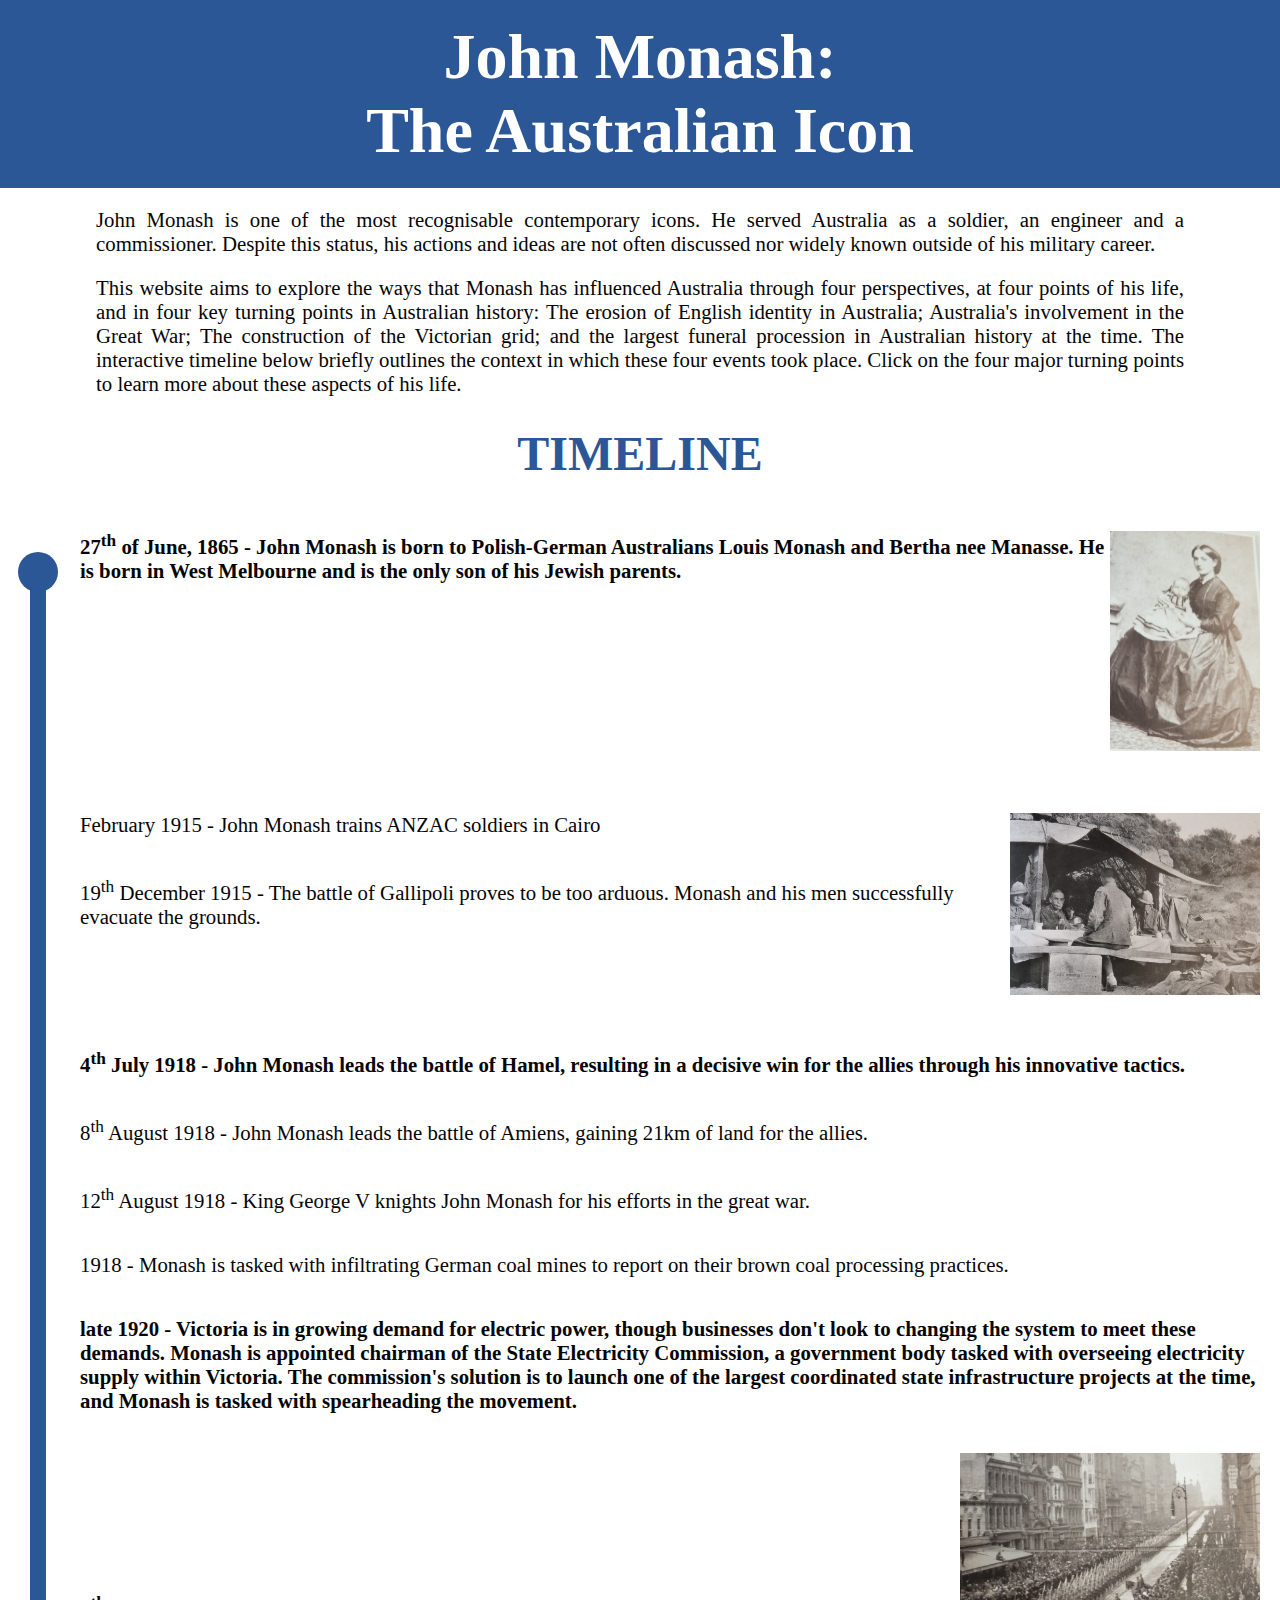
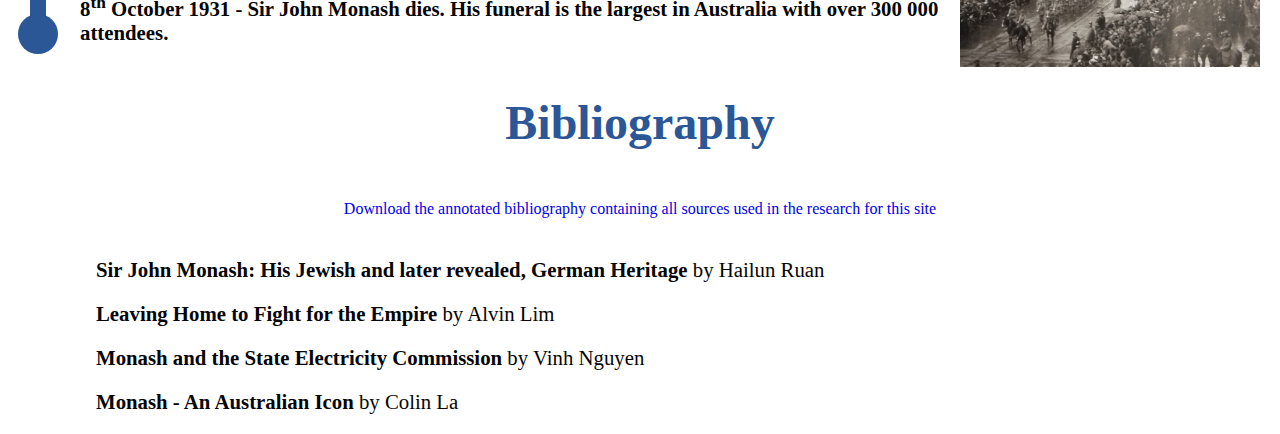
<file: index.html>
<html>	
	<head>
		<title> John Monash NHC </title>
		<meta charset="UTF-8">
		<meta name="viewport" content="width=device-width, initial-scale=1.0">
		<link rel="stylesheet" type="text/css" href="jm_01.css">
	</head>
	<body>
		<h1>
			<div>John Monash:</div>
			<div>The Australian Icon</div>
		</h1>
		<p>John Monash is one of the most recognisable contemporary icons. He served Australia as a soldier, an engineer and a commissioner. Despite this status, his actions and ideas are not often discussed nor widely known outside of his military career.</p>
		<p>This website aims to explore the ways that Monash has influenced Australia through four perspectives, at four points of his life, and in four key turning points in Australian history: The erosion of English identity in Australia; Australia's involvement in the Great War; The construction of the Victorian grid; and the largest funeral procession in Australian history at the time. The interactive timeline below briefly outlines the context in which these four events took place. Click on the four major turning points to learn more about these aspects of his life.</p>
		<h2>
			TIMELINE
		</h2>
		<a href="heritage.html">
			<div class="timelinelink">
				<div class="dot"></div>
				<div class="linerstart"></div>
				<img src="baby2.png" width="150" style="float: right">
				27<sup>th</sup> of June, 1865 - John Monash is born to Polish-German Australians Louis Monash and Bertha nee Manasse. He is born in West Melbourne and is the only son of his Jewish parents.
			</div>
		</a>
		<div class="timelinenull" style="height: 150px">
			<div class="liner"></div>
		</div>
		<div class="timeline">
			<div class="liner"></div>
			<img src="tent.png" width="250" style="float: right;">
			February 1915 - John Monash trains ANZAC soldiers in Cairo
		</div>
		<div class="timeline">
			<div class="liner"></div>
			19<sup>th</sup> December 1915 - The battle of Gallipoli proves to be too arduous. Monash and his men successfully evacuate the grounds.
		</div>
		<div class="timelinenull">
			<div class="liner"></div>
		</div>
		<div class="timelinenull">
			<div class="liner"></div>
		</div>
		<a href="hamel.html">
			<div class="timelinelink">
				<div class="liner"></div>
				4<sup>th</sup> July 1918 - John Monash leads the battle of Hamel, resulting in a decisive win for the allies through his innovative tactics.
			</div>
		</a>
		<div class="timeline">
			<div class="liner"></div>
			8<sup>th</sup> August 1918 - John Monash leads the battle of Amiens, gaining 21km of land for the allies.
		</div>
		<div class="timeline">
			<div class="liner"></div>
			12<sup>th</sup> August 1918 - King George V knights John Monash for his efforts in the great war.
		</div>
		<div class="timeline">
			<div class="liner"></div>
			1918 - Monash is tasked with infiltrating German coal mines to report on their brown coal processing practices.
		</div>
		<a href="sec.html">
			<div class="timelinelink">
				<div class="liner"></div>
				late 1920 - Victoria is in growing demand for electric power, though businesses don't look to changing the system to meet these demands. Monash is appointed chairman of the State Electricity Commission, a government body tasked with overseeing electricity supply within Victoria. The commission's solution is to launch one of the largest coordinated state infrastructure projects at the time, and Monash is tasked with spearheading the movement.
			</div>
		</a>
		<div class="timelinenull" style="height: 100px">
			<div class="liner"></div>
			<img src="funeral.png" width="300" style="float: right; ">
		</div>
		<a href="legacy.html">
			<div class="timelinelink">
				<div class="dot"></div>
				<div class="linerend"></div>
				8<sup>th</sup> October 1931 - Sir John Monash dies. His funeral is the largest in Australia with over 300 000 attendees.
			</div>
		</a>
		<h2>
			Bibliography
		</h2>
		<p>
			<div style="text-align: center;">
				<a href="biblio.pdf" download>Download the annotated bibliography containing all sources used in the research for this site</a>
			</div>
		</p>
		<p class="footnote"><b>Sir John Monash: His Jewish and later revealed, German Heritage</b> by Hailun Ruan</p>
		<p class="footnote"><b>Leaving Home to Fight for the Empire</b> by Alvin Lim</p>
		<p class="footnote"><b>Monash and the State Electricity Commission</b> by Vinh Nguyen</p>
		<p class="footnote"><b>Monash - An Australian Icon</b> by Colin La</p>
	</body>
</html>
</file>
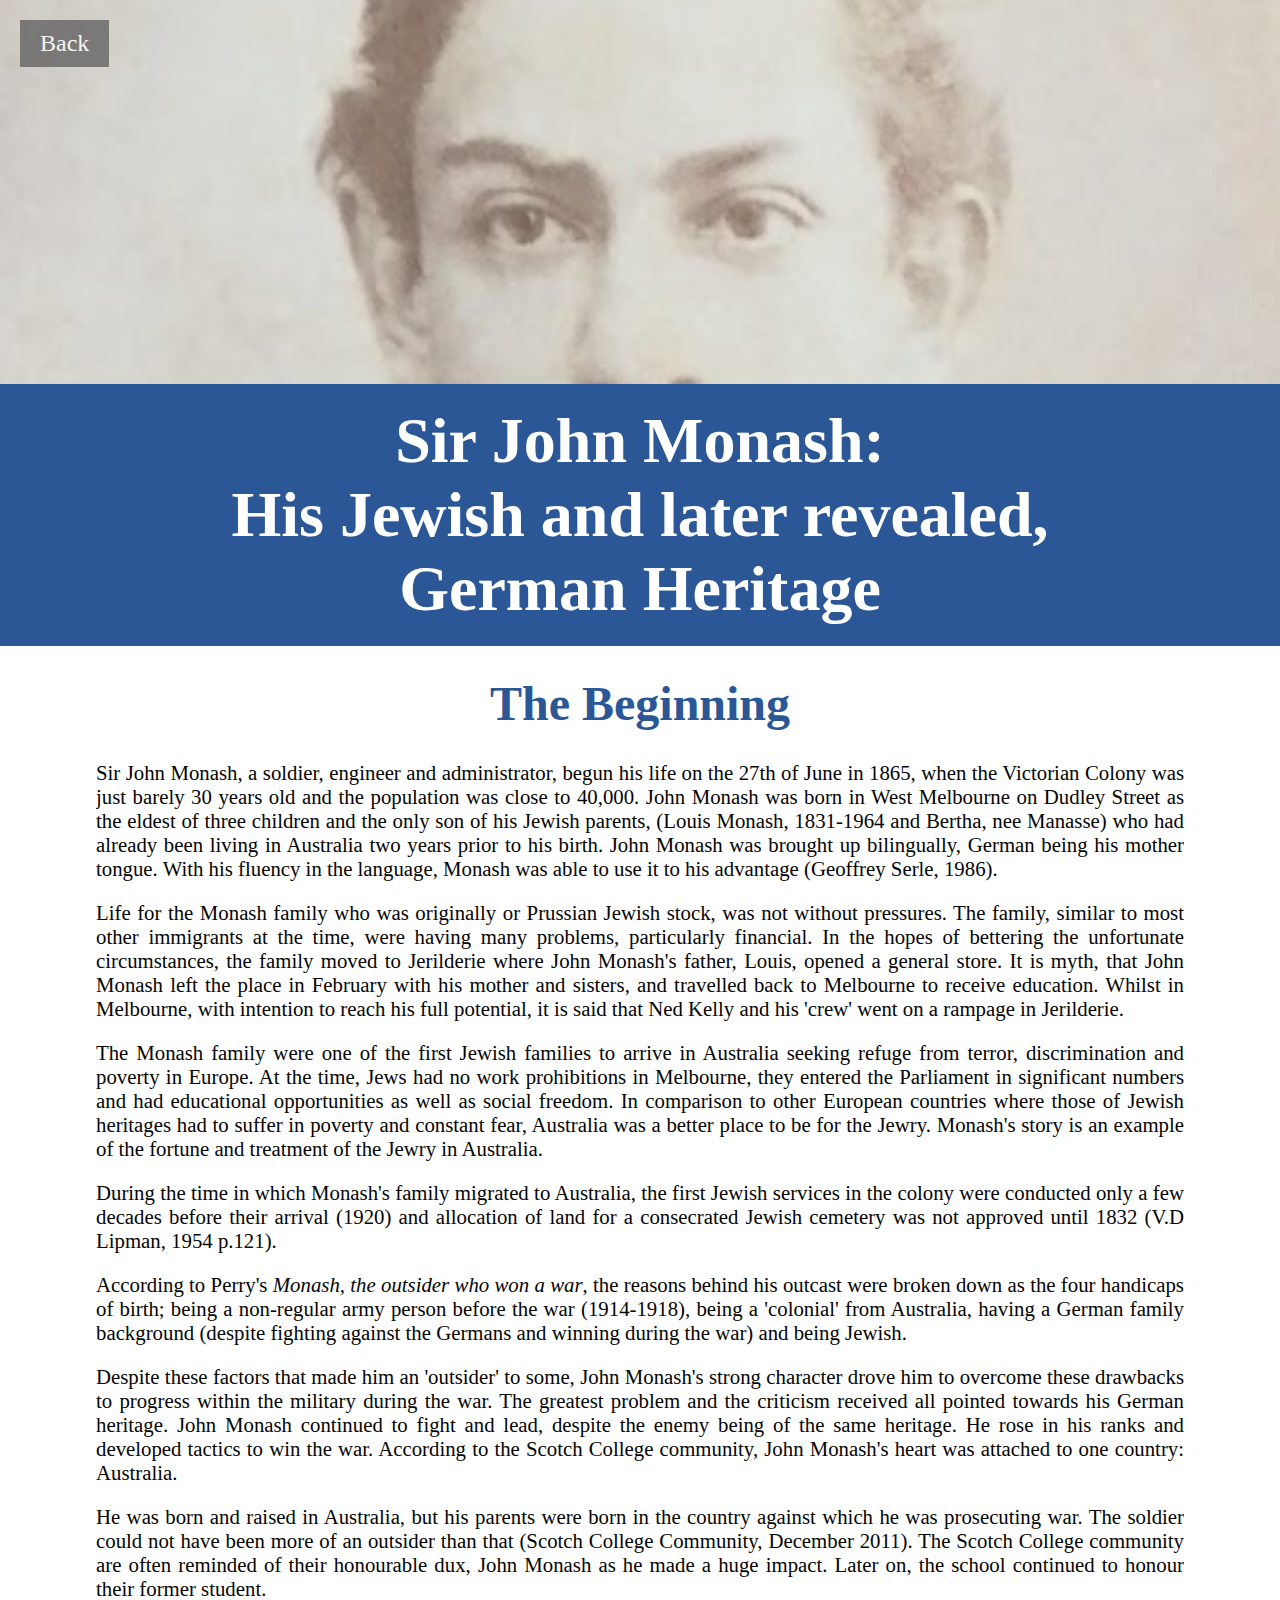
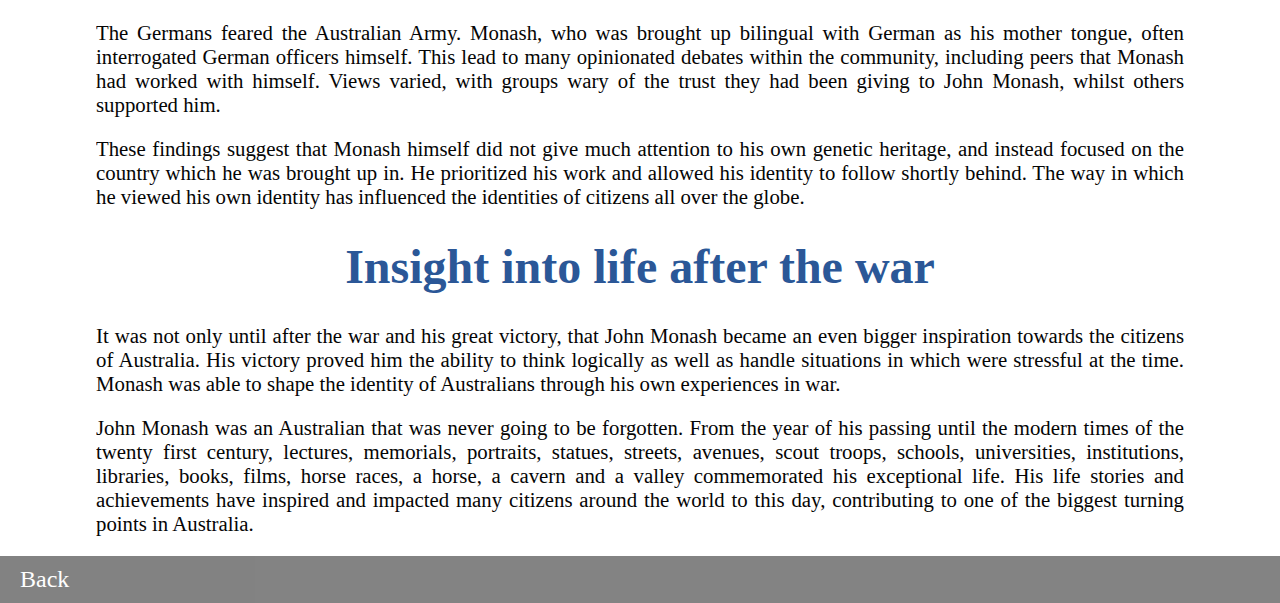
<file: essay03.html>
<html>
<head>
	<title> DAE Zero-Two?? </title>
	<meta charset="UTF-8">
	<meta name="viewport" content="width=device-width, initial-scale=1.0">
	<link rel="stylesheet" type="text/css" href="jm_01.css">
</head>
	<body>
		<a href="index.html">
			<div style="position: absolute; font-size: 1.5em; left: 20; top: 20; padding: 10 20; color: white; background-color: rgb(100,100,100); opacity: 0.8">
				Back
			</div>
		</a>
		<div class="special" id="teen"></div>
		<h1>
			<div>Sir John Monash:</div>
			<div>His Jewish and later revealed, German Heritage</div>
		</h1>
		<!--
		<h2>
			His German Heritage
		</h2>
		<p>
			The shape of the world today would have be extremely different had John Monash, a child of German migrants, not volunteered to fight against his parents' homeland. It seems bitter, that in the war against Germany, the most famous and greatest Australian soldier himself was of German descent (Sydney University Press, 2009). However, it is known that Sir John Monash did not reveal his German heritage, which explains the reason behind others often referring to him as Jewish or of Polish extraction. Interestingly, Monash was described as an 'outsider'. 
		</p>
		<div class="stationary" id="bigboy">
			<div class="box">
				General Sir John Monash occupied a place in the hearts of Australians unlike any contemporary. Author Roland Perry of ‘The outsider who won a war’ argues that he deserves to stay there. Additionally, it was reported in the newspaper as 'John Monash'; the family having decided to anglicise their name.
			</div>
		</div>
		-->
		<h2>
			The Beginning
		</h2>
		<p>
			Sir John Monash, a soldier, engineer and administrator, begun his life on the 27th of June in 1865, when the Victorian Colony was just barely 30 years old and the population was close to 40,000. John Monash was born in West Melbourne on Dudley Street as the eldest of three children and the only son of his Jewish parents, (Louis Monash, 1831-1964 and Bertha, nee Manasse) who had already been living in Australia two years prior to his birth. John Monash was brought up bilingually, German being his mother tongue. With his fluency in the language, Monash was able to use it to his advantage (Geoffrey Serle, 1986).
		</p>
		<p>
			Life for the Monash family who was originally or Prussian Jewish stock, was not without pressures. The family, similar to most other immigrants at the time, were having many problems, particularly financial. In the hopes of bettering the unfortunate circumstances, the family moved to Jerilderie where John Monash's father, Louis, opened a general store. It is myth, that John Monash left the place in February with his mother and sisters, and travelled back to Melbourne to receive education. Whilst in Melbourne, with intention to reach his full potential, it is said that Ned Kelly and his 'crew' went on a rampage in Jerilderie.
		</p> 
		<p>
			The Monash family were one of the first Jewish families to arrive in Australia seeking refuge from terror, discrimination and poverty in Europe. At the time, Jews had no work prohibitions in Melbourne, they entered the Parliament in significant numbers and had educational opportunities as well as social freedom. In comparison to other European countries where those of Jewish heritages had to suffer in poverty and constant fear, Australia was a better place to be for the Jewry. Monash's story is an example of the fortune and treatment of the Jewry in Australia.
		</p>
		<p>
			During the time in which Monash's family migrated to Australia, the first Jewish services in the colony were conducted only a few decades before their arrival (1920) and allocation of land for a consecrated Jewish cemetery was not approved until 1832 (V.D Lipman, 1954 p.121).
		</p>
		<p>
			According to Perry's <i>Monash, the outsider who won a war</i>, the reasons behind his outcast were broken down as the four handicaps of birth; being a non-regular army person before the war (1914-1918), being a 'colonial' from Australia, having a German family background (despite fighting against the Germans and winning during the war) and being Jewish.
		</p>
		<p>
			Despite these factors that made him an 'outsider' to some, John Monash's strong character drove him to overcome these drawbacks to progress within the military during the war. The greatest problem and the criticism received all pointed towards his German heritage. John Monash continued to fight and lead, despite the enemy being of the same heritage. He rose in his ranks and developed tactics to win the war. According to the Scotch College community, John Monash's heart was attached to one country: Australia.
		</p>
		<p>
			He was born and raised in Australia, but his parents were born in the country against which he was prosecuting war. The soldier could not have been more of an outsider than that (Scotch College Community, December 2011). The Scotch College community are often reminded of their honourable dux, John Monash as he made a huge impact. Later on, the school continued to honour their former student.
		</p>
		<p>
			The Germans feared the Australian Army. Monash, who was brought up bilingual with German as his mother tongue, often interrogated German officers himself. This lead to many opinionated debates within the community, including peers that Monash had worked with himself. Views varied, with groups wary of the trust they had been giving to John Monash, whilst others supported him.
		</p>
		<p>
			These findings suggest that Monash himself did not give much attention to his own  genetic heritage, and instead focused on the country which he was brought up in. He prioritized his work and allowed his identity to follow shortly behind. The way in which he viewed his own identity has influenced the identities of citizens all over the globe.
		</p>
		<h2>
			<b>
				Insight into life after the war
			</b>
		</h2>
		<p>
			It was not only until after the war and his great victory, that John Monash became an even bigger inspiration towards the citizens of Australia. His victory proved him the ability to think logically as well as handle situations in which were stressful at the time. Monash was able to shape the identity of Australians through his own experiences in war.
		</p>
		<p>
			John Monash was an Australian that was never going to be forgotten. From the year of his passing until the modern times of the twenty first century, lectures, memorials, portraits, statues, streets, avenues, scout troops, schools, universities, institutions, libraries, books, films, horse races, a horse, a cavern and a valley commemorated his exceptional life. His life stories and achievements have inspired and impacted many citizens around the world to this day, contributing to one of the biggest turning points in Australia.
		</p>
		<a href="index.html">
			<div style="font-size: 1.5em; left: 20; top: 20; padding: 10 20; color: white; background-color: rgb(100,100,100); opacity: 0.8; z-index: 10;">
				Back
			</div>
		</a>
	</body>
</html>
</file>
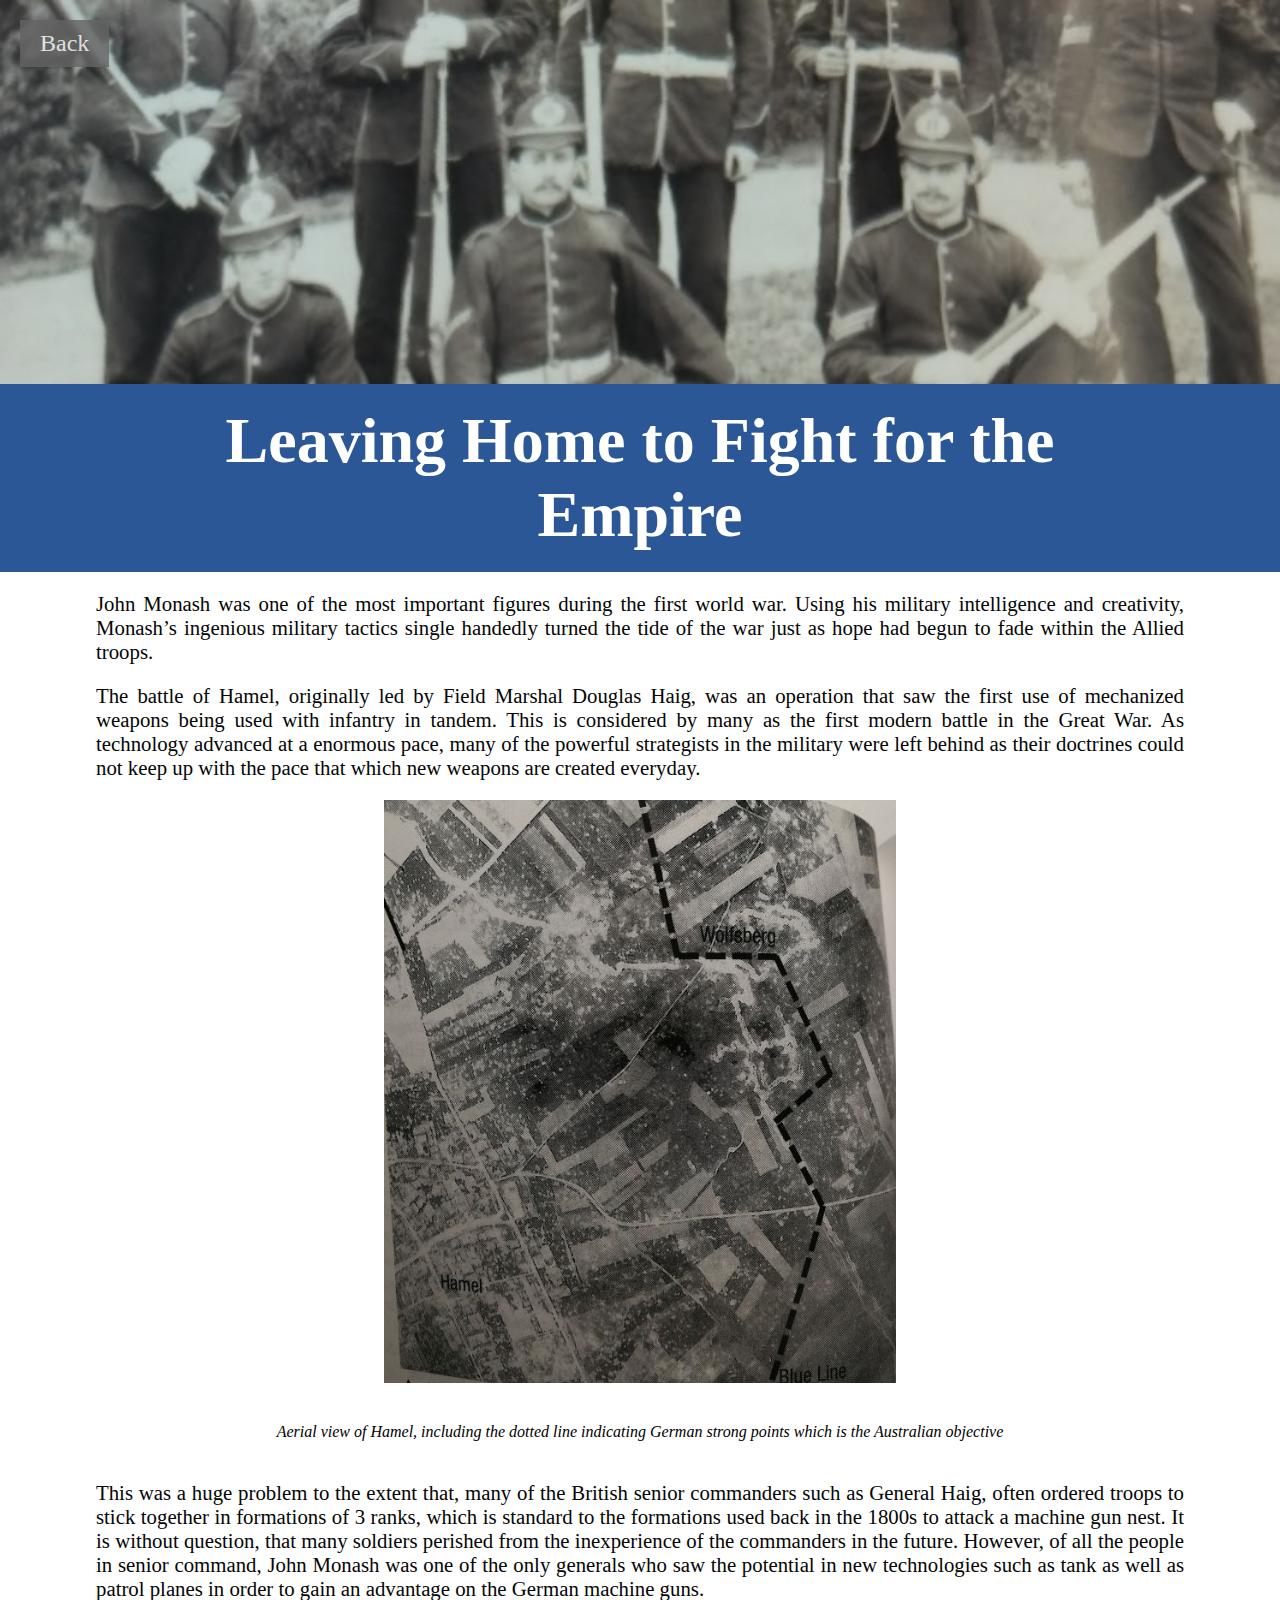
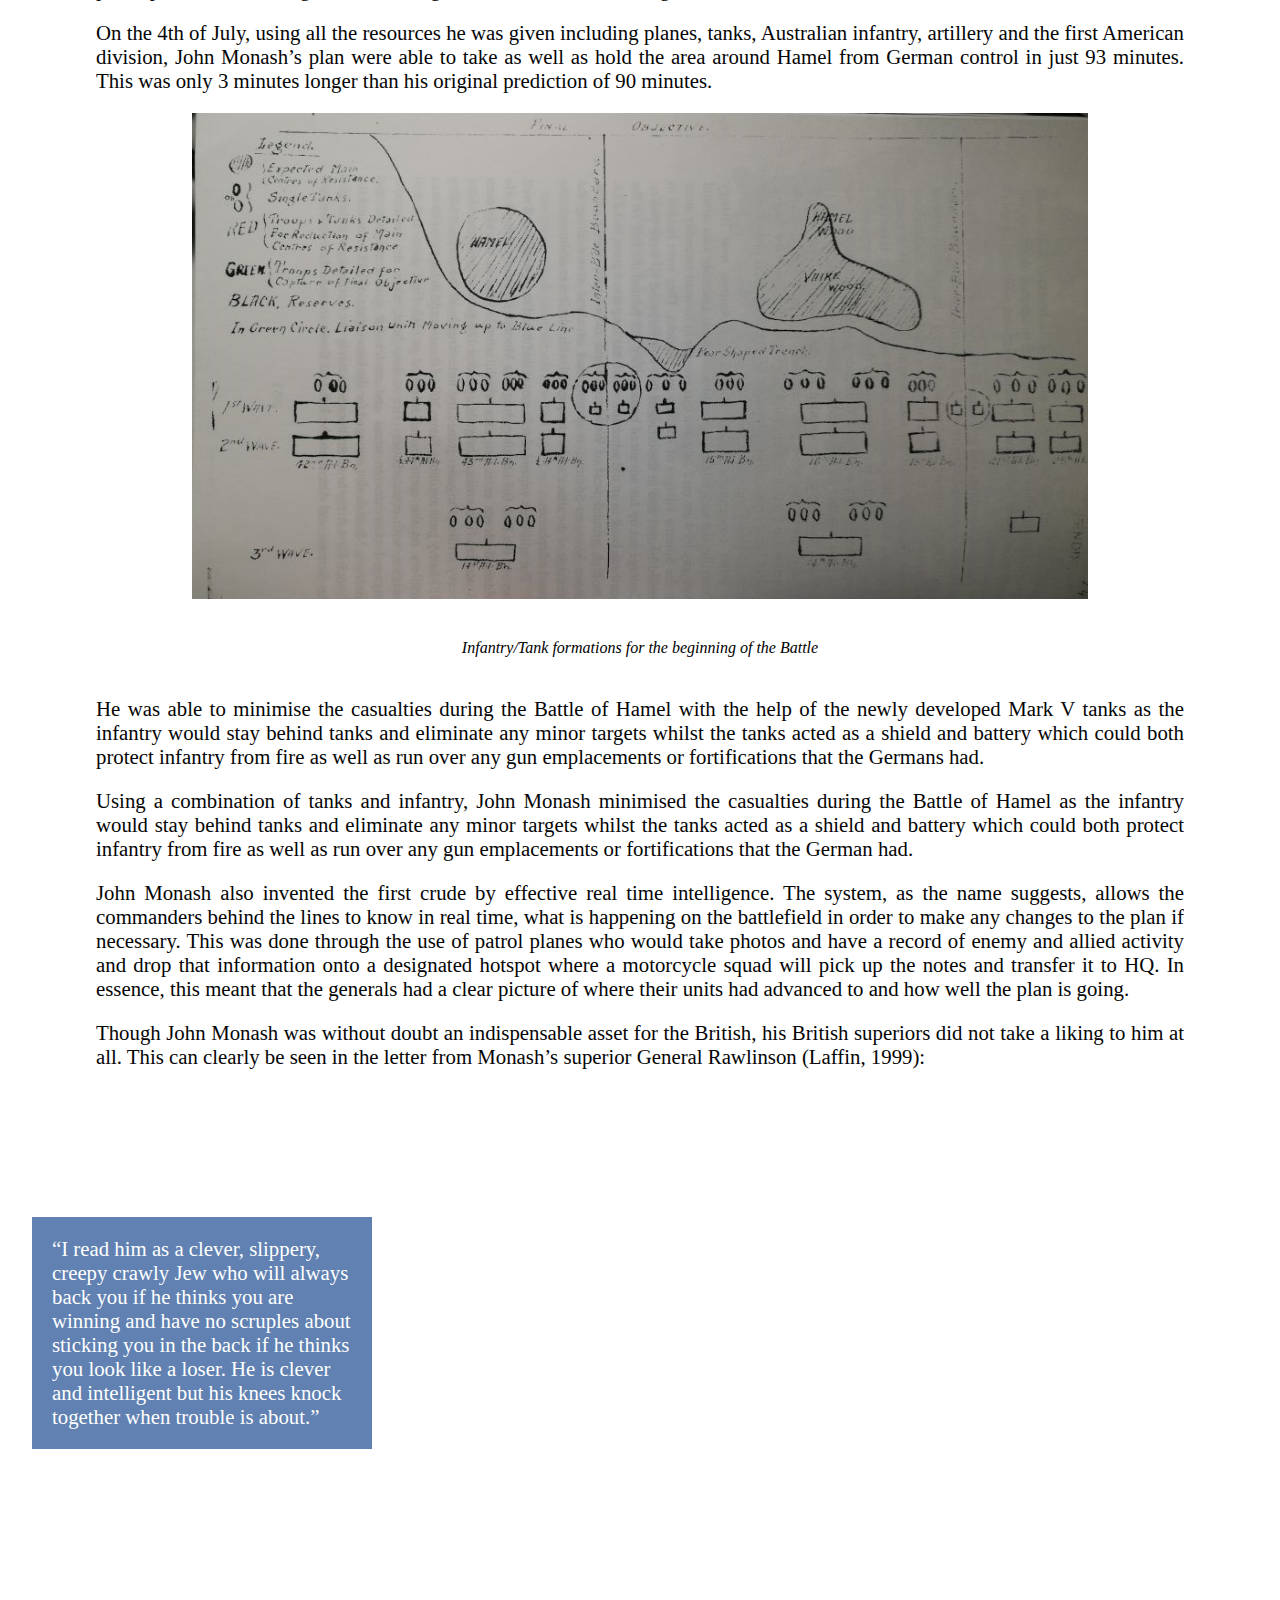
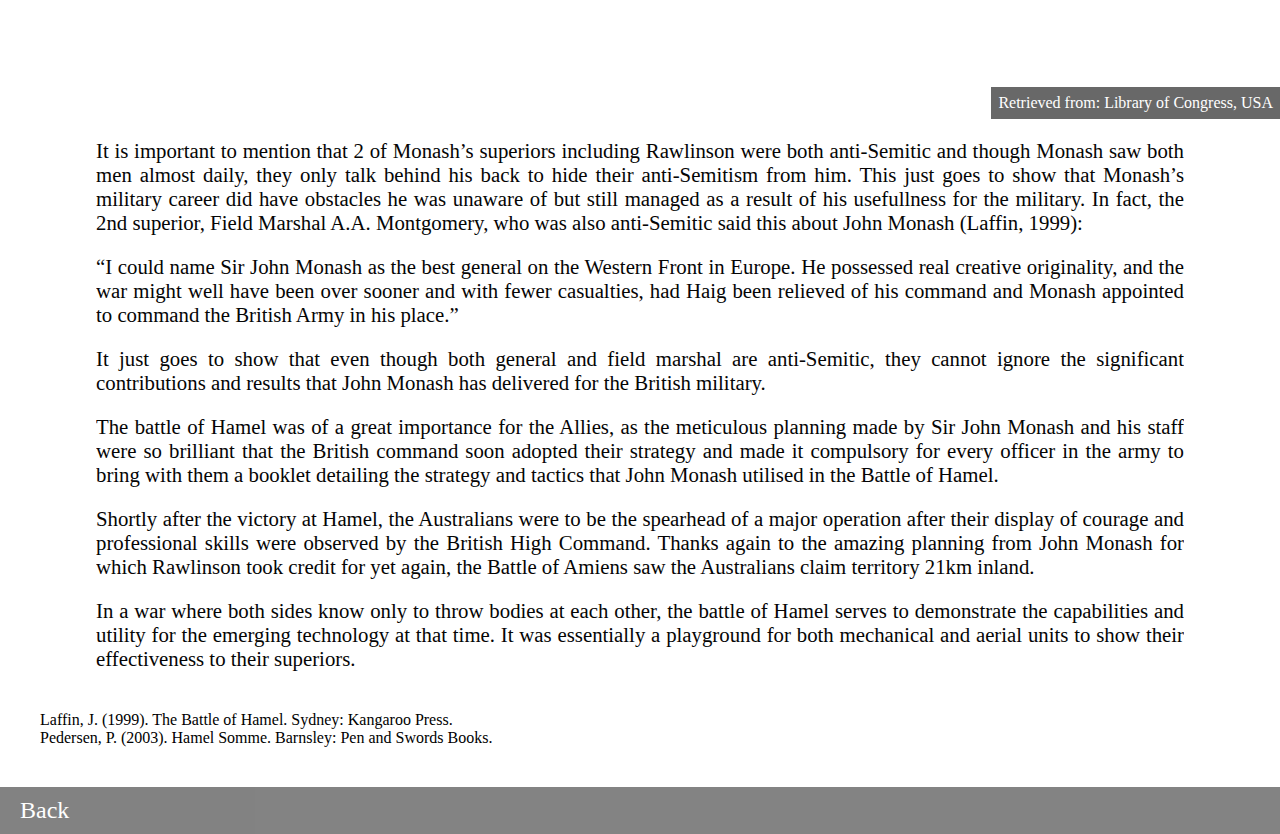
<file: hamel.html>
<html>
<head>
	<title>The Soldier</title>
	<meta charset="UTF-8">
	<meta name="viewport" content="width=device-width, initial-scale=1.0">
	<link rel="stylesheet" type="text/css" href="jm_01.css">
</head>
<body>
	<a href="index.html">
		<div style="position: absolute; font-size: 1.5em; left: 20; top: 20; padding: 10 20; color: white; background-color: rgb(100,100,100); opacity: 0.8">
			Back
		</div>
	</a>
	<div class="special" id="mapr"></div>
	<h1>
		<div>Leaving Home to Fight for the Empire</div>
	</h1>
	<p>
		John Monash was one of the most important figures during the first world war. Using his military intelligence and creativity, Monash’s ingenious military tactics single handedly turned the tide of the war just as hope had begun to fade within the Allied troops.
	</p>
	<p>
		The battle of Hamel, originally led by Field Marshal Douglas Haig, was an operation that saw the first use of mechanized weapons being used with infantry in tandem. This is considered by many as the first modern battle in the Great War. As technology advanced at a enormous pace, many of the powerful strategists in the military were left behind as their doctrines could not keep up with the pace that which new weapons are created everyday.
	</p>
	<img src="mapimage.png" alt="Hamel" style="width: 40%; margin-left: auto; margin-right: auto;">
	<p id="mid">
		<div style="text-align: center;">
			<i>
				Aerial view of Hamel, including the dotted line indicating German strong points which is the Australian objective
			</i>
		</div>
	</p>
	<p>
		This was a huge problem to the extent that, many of the British senior commanders such as General Haig, often ordered troops to stick together in formations of 3 ranks, which is standard to the formations used back in the 1800s to attack a machine gun nest. It is without question, that many soldiers perished from the inexperience of the commanders in the future. However, of all the people in senior command, John Monash was one of the only generals who saw the potential in new technologies such as tank as well as patrol planes in order to gain an advantage on the German machine guns.
	</p>
	<p>
		On the 4th of July, using all the resources he was given including planes, tanks, Australian infantry, artillery and the first American division, John Monash’s plan were able to take as well as hold the area around Hamel from German control in just 93 minutes. This was only 3 minutes longer than his original prediction of 90 minutes.
	</p>
	<img src="maplines.png" alt="Hamel" style="width: 70%; margin-left: auto; margin-right: auto;">
	<p id="mid">
		<div style="text-align: center;">
			<i>
				Infantry/Tank formations for the beginning of the Battle
			</i>
		</div>
	</p>
	<p>
		He was able to minimise the casualties during the Battle of Hamel with the help of the newly developed Mark V tanks as the infantry would stay behind tanks and eliminate any minor targets whilst the tanks acted as a shield and battery which could both protect infantry from fire as well as run over any gun emplacements or fortifications that the Germans had.
	</p>
	<p>
		Using a combination of tanks and infantry, John Monash minimised the casualties during the Battle of Hamel as the infantry would stay behind tanks and eliminate any minor targets whilst the tanks acted as a shield and battery which could both protect infantry from fire as well as run over any gun emplacements or fortifications that the German had.
	</p>
	<p>
		John Monash also invented the first crude by effective real time intelligence. The system, as the name suggests, allows the commanders behind the lines to know in real time, what is happening on the battlefield in order to make any changes to the plan if necessary. This was done through the use of patrol planes who would take photos and have a record of enemy and allied activity and drop that information onto a designated hotspot where a motorcycle squad will pick up the notes and transfer it to HQ. In essence, this meant that the generals had a clear picture of where their units had advanced to and how well the plan is going.
	</p>
	<p>
		Though John Monash was without doubt an indispensable asset for the British, his British superiors did not take a liking to him at all. This can clearly be seen in the letter from Monash’s superior General Rawlinson (Laffin, 1999):
	</p>
	<div class="stationary" id="rawxd">
		<div class="box">
			“I read him as a clever, slippery, creepy crawly Jew who will always back you if he thinks you are winning and have no scruples about sticking you in the back if he thinks you look like a loser. He is clever and intelligent but his knees knock together when trouble is about.”
		</div>
		<div class="caption">
			Retrieved from: Library of Congress, USA
		</div>
	</div>
	<p>
		It is important to mention that 2 of Monash’s superiors including Rawlinson were both anti-Semitic and though Monash saw both men almost daily, they only talk behind his back to hide their anti-Semitism from him. This just goes to show that Monash’s military career did have obstacles he was unaware of but still managed as a result of his usefullness for the military. In fact, the 2nd superior, Field Marshal A.A. Montgomery, who was also anti-Semitic said this about John Monash (Laffin, 1999):
	</p>
	<p>
		“I could name Sir John Monash as the best general on the Western Front in Europe. He possessed real creative originality, and the war might well have been over sooner and with fewer casualties, had Haig been relieved of his command and Monash appointed to command the British Army in his place.”
	</p>
	</div>
	<p>
		It just goes to show that even though both general and field marshal are anti-Semitic, they cannot ignore the significant contributions and results that John Monash has delivered for the British military.
	</p>
	<p>
		The battle of Hamel was of a great importance for the Allies, as the meticulous planning made by Sir John Monash and his staff were so brilliant that the British command soon adopted their strategy and made it compulsory for every officer in the army to bring with them a booklet detailing the strategy and tactics that John Monash utilised in the Battle of Hamel.
	</p>
	<p>
		Shortly after the victory at Hamel, the Australians were to be the spearhead of a major operation after their display of courage and professional skills were observed by the British High Command. Thanks again to the amazing planning from John Monash for which Rawlinson took credit for yet again, the Battle of Amiens saw the Australians claim territory 21km inland.
	</p>
	<p>
		In a war where both sides know only to throw bodies at each other, the battle of Hamel serves to demonstrate the capabilities and utility for the emerging technology at that time. It was essentially a playground for both mechanical and aerial units to show their effectiveness to their superiors.
	</p>
	<p id="footnote">
			<ul style="list-style-type:none">
				<li>Laffin, J. (1999). The Battle of Hamel. Sydney: Kangaroo Press.</li>
				<li>Pedersen, P. (2003). Hamel Somme. Barnsley: Pen and Swords Books.</li>
			</ul>
		</p>
	<a href="index.html">
		<div style="font-size: 1.5em; left: 20; top: 20; padding: 10 20; color: white; background-color: rgb(100,100,100); opacity: 0.8; z-index: 10;">
			Back
		</div>
	</a>
</body>
</html>
</file>
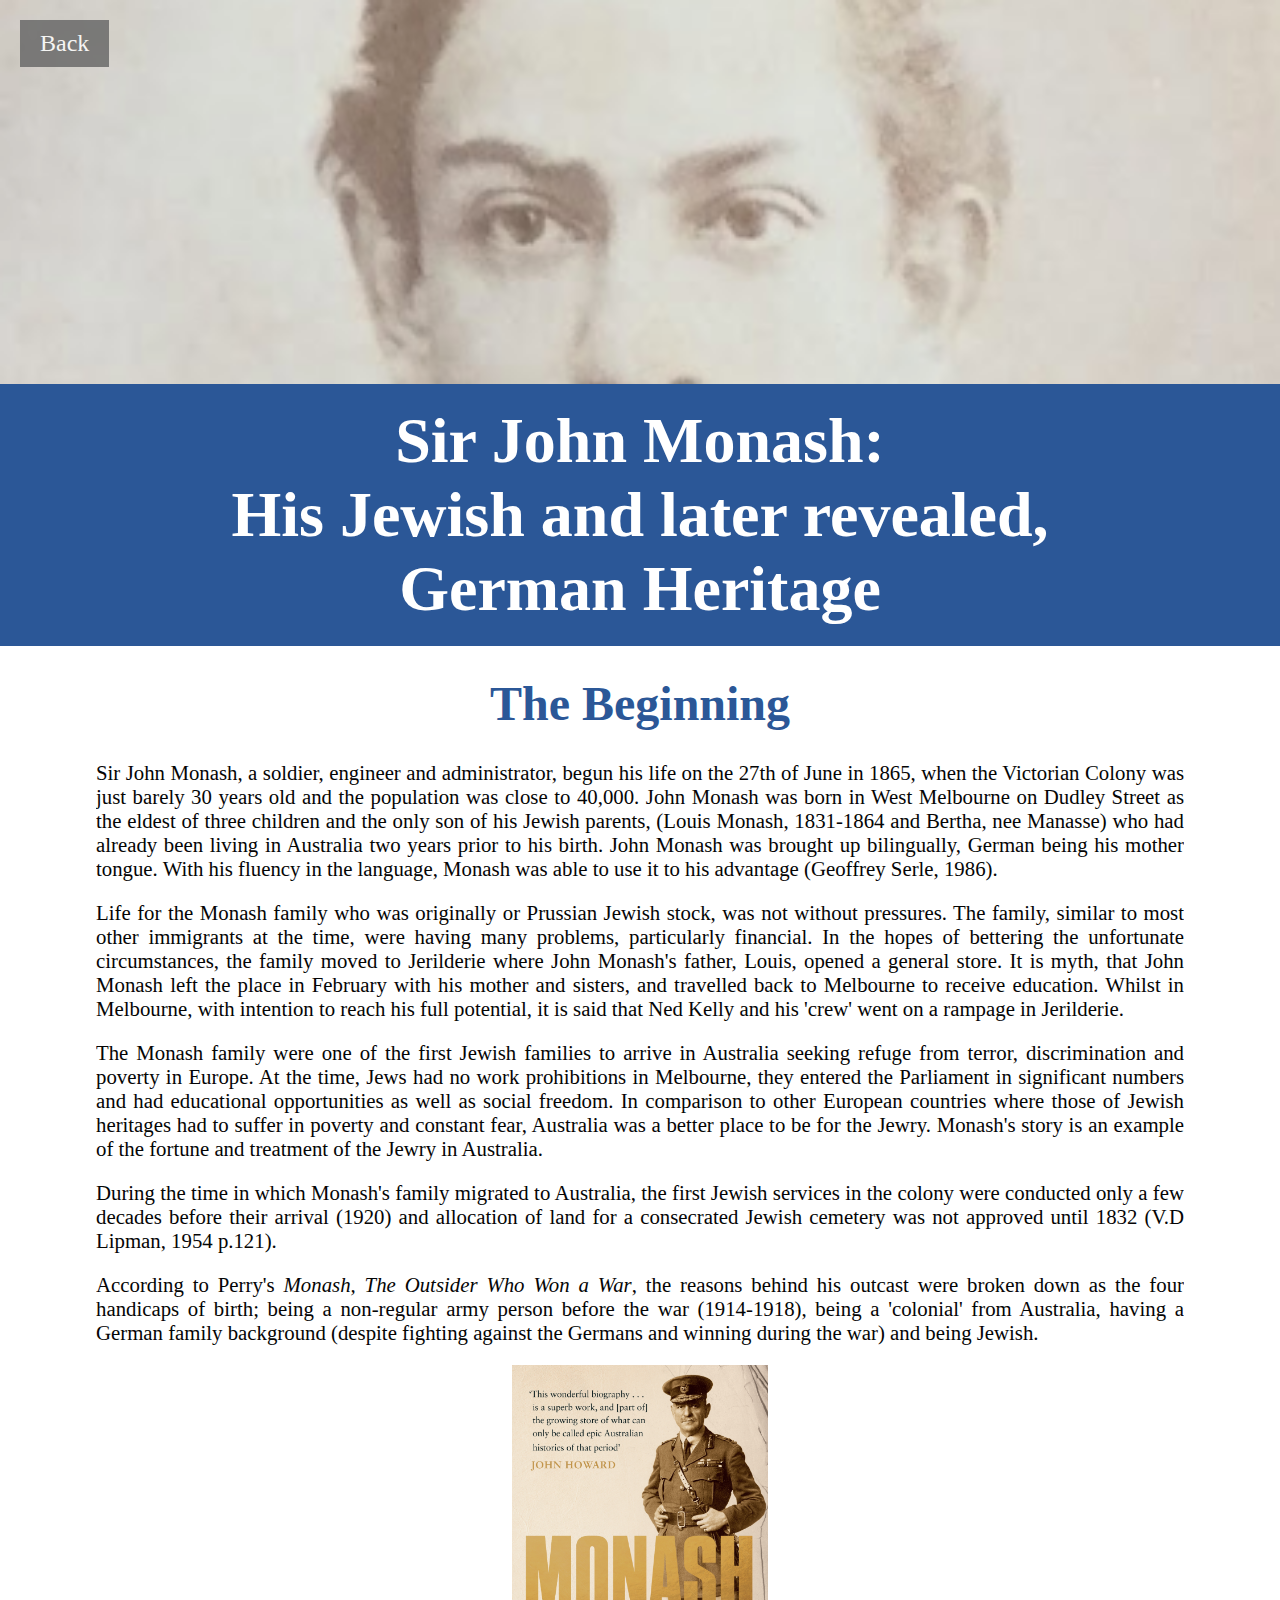
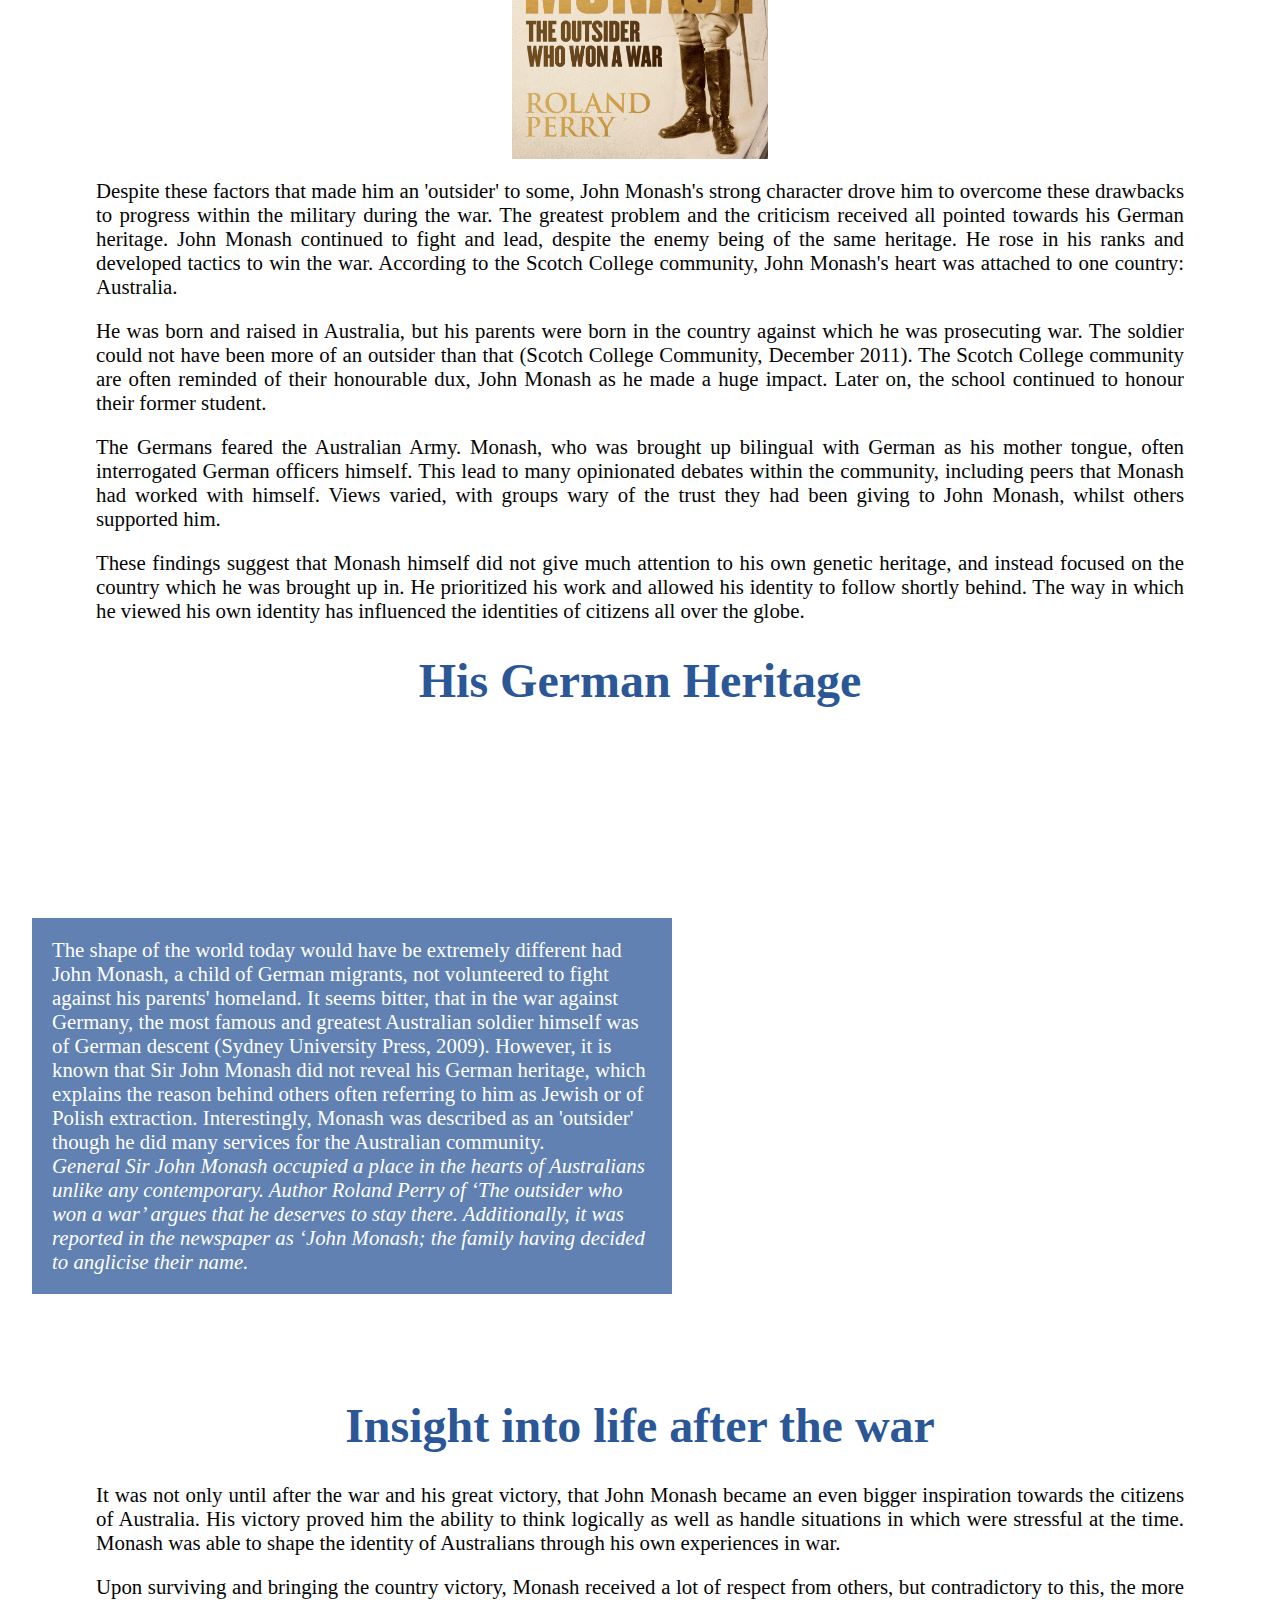
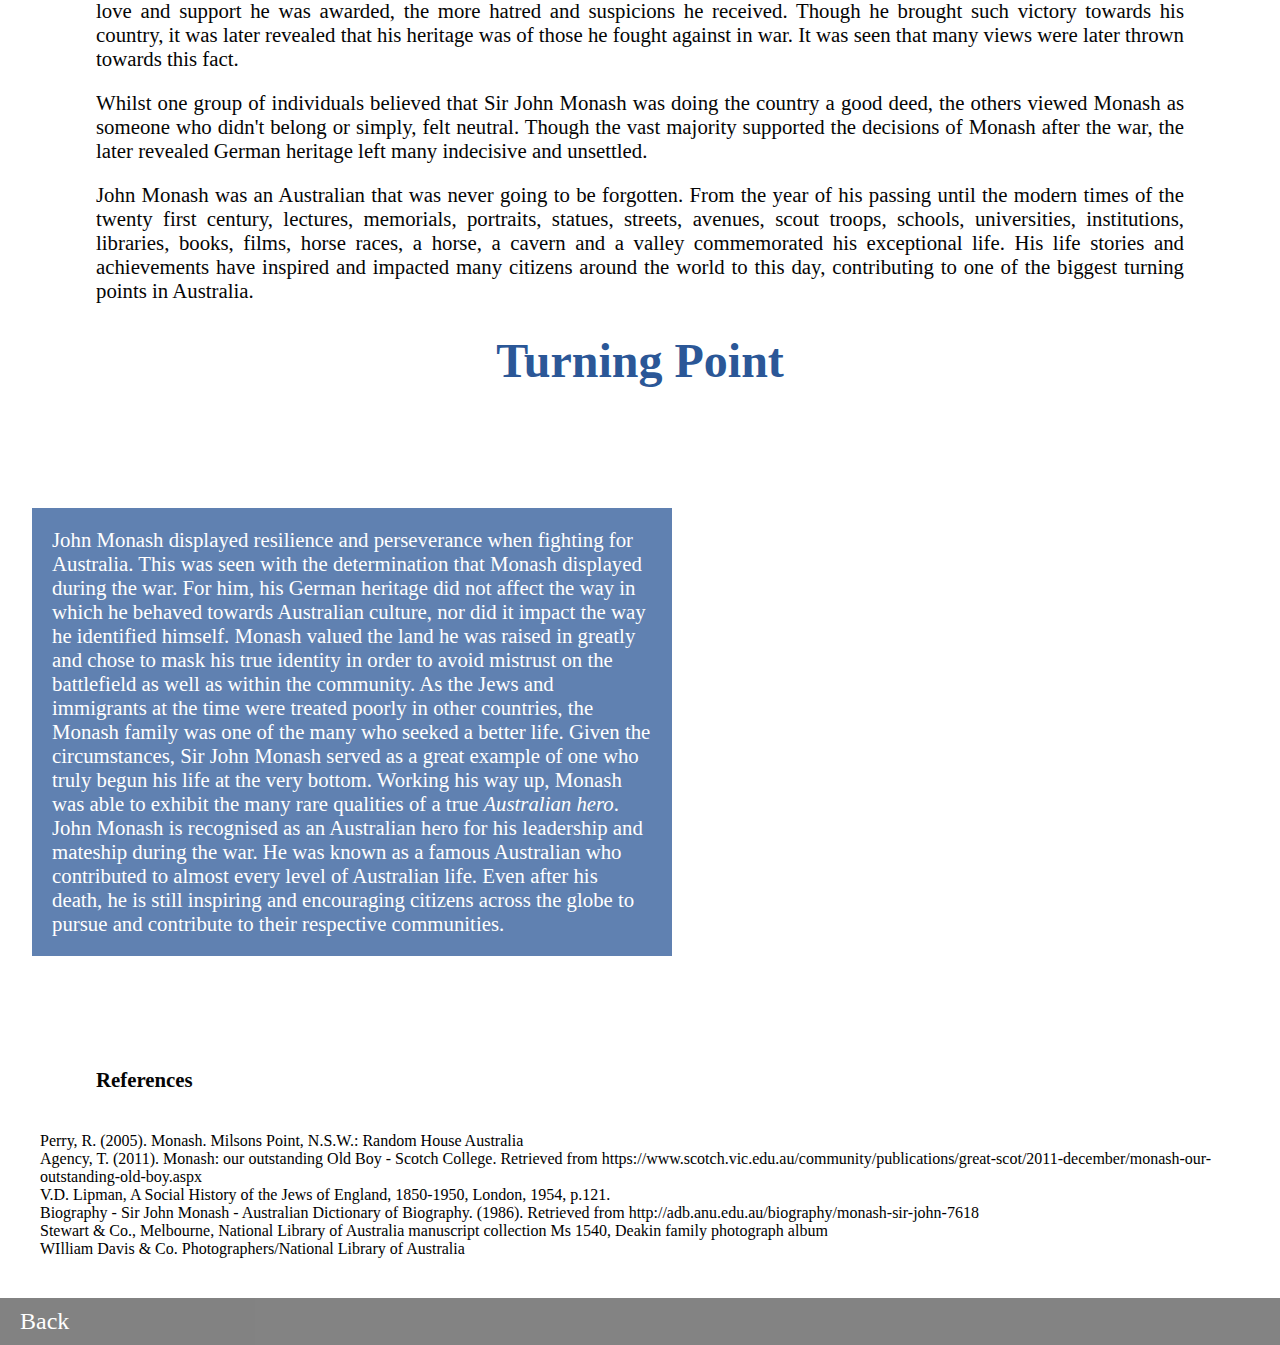
<file: heritage.html>
<html>
<head>
	<title>The German</title>
	<meta charset="UTF-8">
	<meta name="viewport" content="width=device-width, initial-scale=1.0">
	<link rel="stylesheet" type="text/css" href="jm_01.css">
</head>
	<body>
		<a href="index.html">
			<div style="position: absolute; font-size: 1.5em; left: 20; top: 20; padding: 10 20; color: white; background-color: rgb(100,100,100); opacity: 0.8">
				Back
			</div>
		</a>
		<div class="special" id="teen"></div>
		<h1>
			<div>Sir John Monash:</div>
			<div>His Jewish and later revealed, German Heritage</div>
		</h1>
		<h2>
			The Beginning
		</h2>
		<p>
			Sir John Monash, a soldier, engineer and administrator, begun his life on the 27th of June in 1865, when the Victorian Colony was just barely 30 years old and the population was close to 40,000. John Monash was born in West Melbourne on Dudley Street as the eldest of three children and the only son of his Jewish parents, (Louis Monash, 1831-1864 and Bertha, nee Manasse) who had already been living in Australia two years prior to his birth. John Monash was brought up bilingually, German being his mother tongue. With his fluency in the language, Monash was able to use it to his advantage (Geoffrey Serle, 1986).
		</p>
		<p>
			Life for the Monash family who was originally or Prussian Jewish stock, was not without pressures. The family, similar to most other immigrants at the time, were having many problems, particularly financial. In the hopes of bettering the unfortunate circumstances, the family moved to Jerilderie where John Monash's father, Louis, opened a general store. It is myth, that John Monash left the place in February with his mother and sisters, and travelled back to Melbourne to receive education. Whilst in Melbourne, with intention to reach his full potential, it is said that Ned Kelly and his 'crew' went on a rampage in Jerilderie.
		</p> 
		<p>
			The Monash family were one of the first Jewish families to arrive in Australia seeking refuge from terror, discrimination and poverty in Europe. At the time, Jews had no work prohibitions in Melbourne, they entered the Parliament in significant numbers and had educational opportunities as well as social freedom. In comparison to other European countries where those of Jewish heritages had to suffer in poverty and constant fear, Australia was a better place to be for the Jewry. Monash's story is an example of the fortune and treatment of the Jewry in Australia.
		</p>
		<p>
			During the time in which Monash's family migrated to Australia, the first Jewish services in the colony were conducted only a few decades before their arrival (1920) and allocation of land for a consecrated Jewish cemetery was not approved until 1832 (V.D Lipman, 1954 p.121).
		</p>
		<p>
			According to Perry's <i>Monash, The Outsider Who Won a War</i>, the reasons behind his outcast were broken down as the four handicaps of birth; being a non-regular army person before the war (1914-1918), being a 'colonial' from Australia, having a German family background (despite fighting against the Germans and winning during the war) and being Jewish.
		</p>
		<img src="please.jpg" alt="Perry's 'The Outsider Who Won a War' details Monash's heritage" style="width: 20%; margin-left: auto; margin-right: auto;">
		<p>
			Despite these factors that made him an 'outsider' to some, John Monash's strong character drove him to overcome these drawbacks to progress within the military during the war. The greatest problem and the criticism received all pointed towards his German heritage. John Monash continued to fight and lead, despite the enemy being of the same heritage. He rose in his ranks and developed tactics to win the war. According to the Scotch College community, John Monash's heart was attached to one country: Australia.
		</p>
		<p>
			He was born and raised in Australia, but his parents were born in the country against which he was prosecuting war. The soldier could not have been more of an outsider than that (Scotch College Community, December 2011). The Scotch College community are often reminded of their honourable dux, John Monash as he made a huge impact. Later on, the school continued to honour their former student.
		</p>
		<p>
			The Germans feared the Australian Army. Monash, who was brought up bilingual with German as his mother tongue, often interrogated German officers himself. This lead to many opinionated debates within the community, including peers that Monash had worked with himself. Views varied, with groups wary of the trust they had been giving to John Monash, whilst others supported him.
		</p>
		<p>
			These findings suggest that Monash himself did not give much attention to his own  genetic heritage, and instead focused on the country which he was brought up in. He prioritized his work and allowed his identity to follow shortly behind. The way in which he viewed his own identity has influenced the identities of citizens all over the globe.
		</p>
		<h2>
			His German Heritage
		</h2>
		<div class="stationary" id="bigboy">
			<div style="width: 600px;margin: 20vh 2.5vw 0;padding: 20px;text-align: left;font-size: var(--textsize);color: white;background-color: var(--tone);opacity: 0.75;float: left;">
				<div>The shape of the world today would have be extremely different had John Monash, a child of German migrants, not volunteered to fight against his parents' homeland. It seems bitter, that in the war against Germany, the most famous and greatest Australian soldier himself was of German descent (Sydney University Press, 2009). However, it is known that Sir John Monash did not reveal his German heritage, which explains the reason behind others often referring to him as Jewish or of Polish extraction. Interestingly, Monash was described as an 'outsider' though he did many services for the Australian community.</div>
					<div><i>General Sir John Monash occupied a place in the hearts of Australians unlike any contemporary. Author Roland Perry of ‘The outsider who won a war’ argues that he deserves to stay there. Additionally, it was reported in the newspaper as ‘John Monash; the family having decided to anglicise their name.</i></div>
			</div>
		</div>
		<h2>
			<b>
				Insight into life after the war
			</b>
		</h2>
		<p>
			It was not only until after the war and his great victory, that John Monash became an even bigger inspiration towards the citizens of Australia. His victory proved him the ability to think logically as well as handle situations in which were stressful at the time. Monash was able to shape the identity of Australians through his own experiences in war.
		</p>
		<p>
			Upon surviving and bringing the country victory, Monash received a lot of respect from others, but contradictory to this, the more love and support he was awarded, the more hatred and suspicions he received. Though he brought such victory towards his country, it was later revealed that his heritage was of those he fought against in war. It was seen that many views were later thrown towards this fact.
		</p>
		<p>
			Whilst one group of individuals believed that Sir John Monash was doing the country a good deed, the others viewed Monash as someone who didn't belong or simply, felt neutral. Though the vast majority supported the decisions of Monash after the war, the later revealed German heritage left many indecisive and unsettled.
		</p>
		<p>
			John Monash was an Australian that was never going to be forgotten. From the year of his passing until the modern times of the twenty first century, lectures, memorials, portraits, statues, streets, avenues, scout troops, schools, universities, institutions, libraries, books, films, horse races, a horse, a cavern and a valley commemorated his exceptional life. His life stories and achievements have inspired and impacted many citizens around the world to this day, contributing to one of the biggest turning points in Australia.
		</p>
		<h2>Turning Point</h2>
		<div class="stationary" id="corp">
			<div style="width: 600px;margin: 10vh 2.5vw 0;padding: 20px;text-align: left;font-size: var(--textsize);color: white;background-color: var(--tone);opacity: 0.75;float: left;">
				<div>John Monash displayed resilience and perseverance when fighting for Australia. This was seen with the determination that Monash displayed during the war. For him, his German heritage did not affect the way in which he behaved towards Australian culture, nor did it impact the way he identified himself. Monash valued the land he was raised in greatly and chose to mask his true identity in order to avoid mistrust on the battlefield as well as within the community. As the Jews and immigrants at the time were treated poorly in other countries, the Monash family was one of the many who seeked a better life. Given the circumstances, Sir John Monash served as a great example of one who truly begun his life at the very bottom. Working his way up, Monash was able to exhibit the many rare qualities of a true <i>Australian hero</i>.</div>
				<div>John Monash is recognised as an Australian hero for his leadership and mateship during the war. He was known as a famous Australian who contributed to almost every level of Australian life. Even after his death, he is still inspiring and encouraging citizens across the globe to pursue and contribute to their respective communities.</div>
			</div>
		</div>
		<p><b>References</b></p>
		<p id="footnote">
			<ul style="list-style-type:none">
				<li>Perry, R. (2005). Monash. Milsons Point, N.S.W.: Random House Australia</li>
				<li>Agency, T. (2011). Monash: our outstanding Old Boy - Scotch College. Retrieved from https://www.scotch.vic.edu.au/community/publications/great-scot/2011-december/monash-our-outstanding-old-boy.aspx</li>
				<li>V.D. Lipman, A Social History of the Jews of England, 1850-1950, London, 1954, p.121.</li>
				<li>Biography - Sir John Monash - Australian Dictionary of Biography. (1986). Retrieved from http://adb.anu.edu.au/biography/monash-sir-john-7618</li>
				<li>Stewart & Co., Melbourne, National Library of Australia manuscript collection Ms 1540, Deakin family photograph album</li>
				<li>WIlliam Davis & Co. Photographers/National Library of Australia</li>
			</ul>
		</p>
		<a href="index.html">
			<div style="font-size: 1.5em; left: 20; top: 20; padding: 10 20; color: white; background-color: rgb(100,100,100); opacity: 0.8; z-index: 10;">
				Back
			</div>
		</a>
	</body>
</html>
</file>
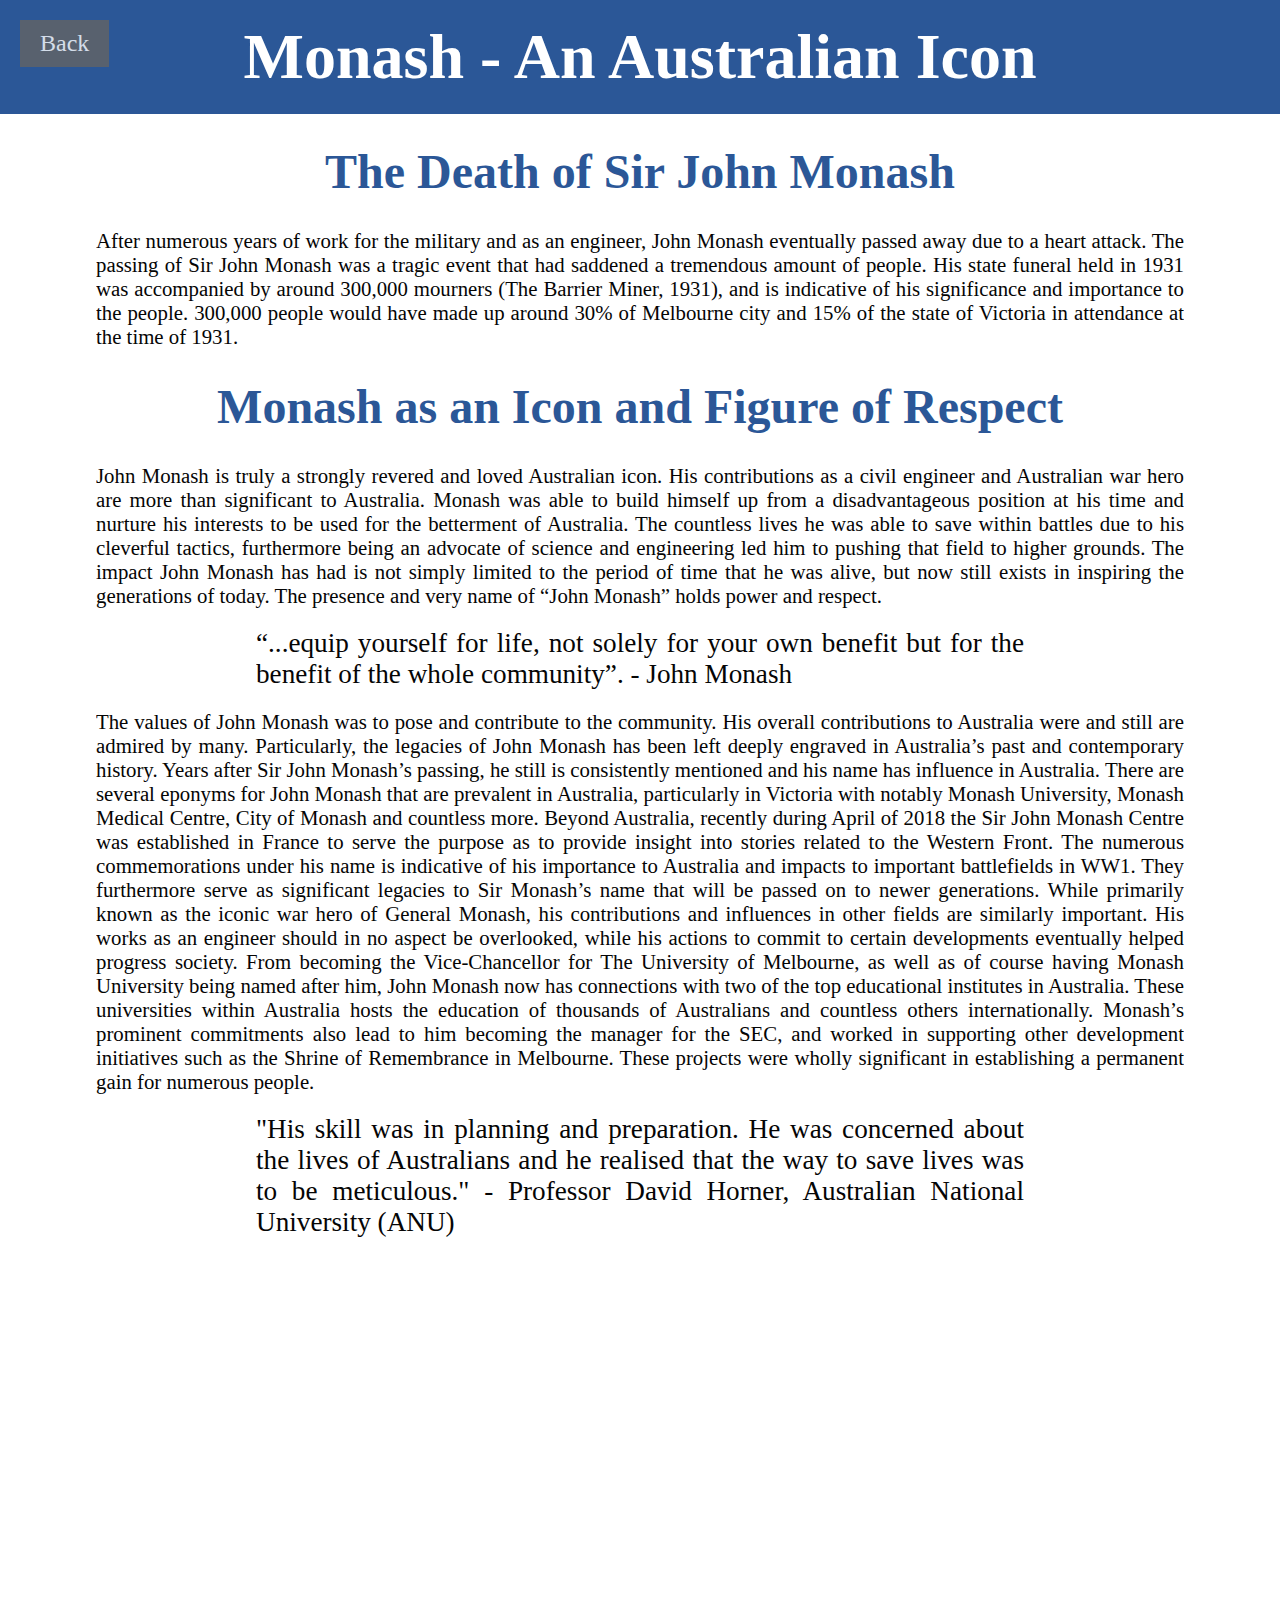
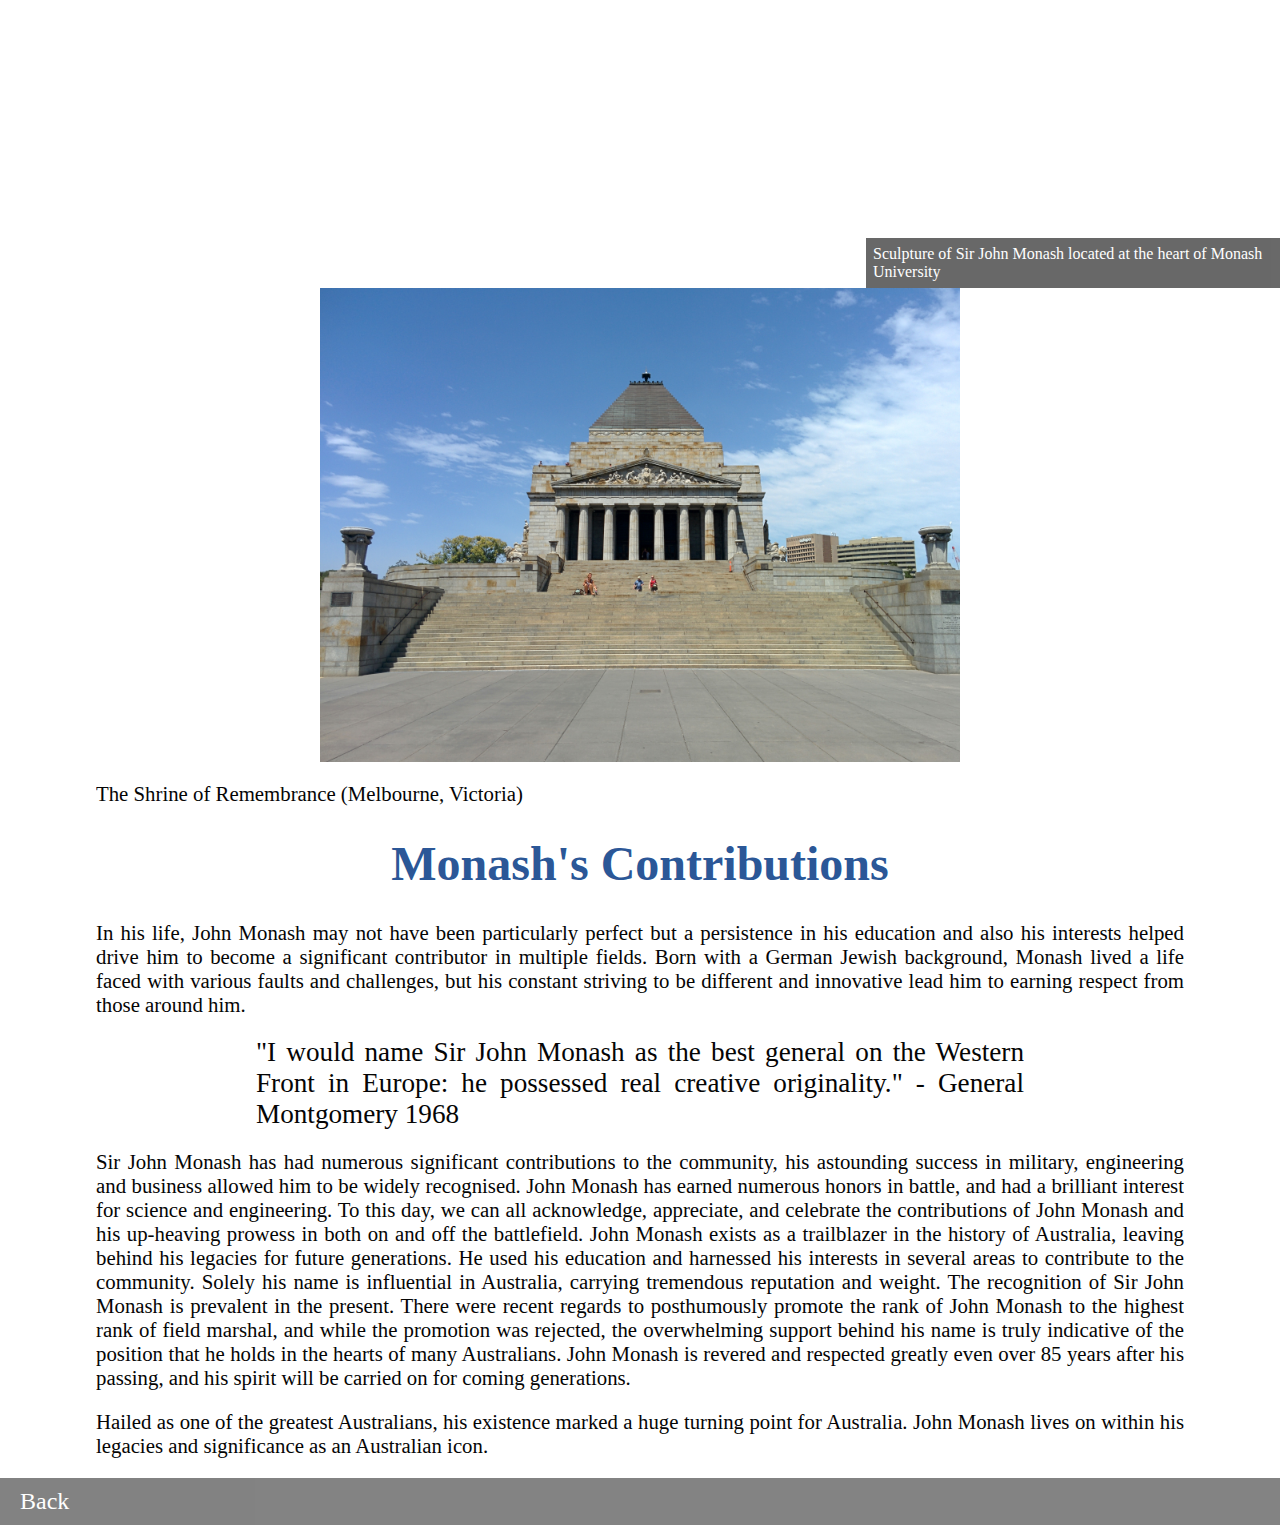
<file: legacy.html>
<html>
<head>
	<title>The Icon</title>
	<meta charset="UTF-8">
	<meta name="viewport" content="width=device-width, initial-scale=1.0">
	<link rel="stylesheet" type="text/css" href="jm_01.css">
</head>
<body>
	<a href="index.html">
		<div style="position: absolute; font-size: 1.5em; left: 20; top: 20; padding: 10 20; color: white; background-color: rgb(100,100,100); opacity: 0.8">
			Back
		</div>
	</a>
	<h1>
		<div>Monash - An Australian Icon</div>
	</h1>
	<h2>
		The Death of Sir John Monash
	</h2>
	<p>
		After numerous years of work for the military and as an engineer, John Monash eventually passed away due to a heart attack. The passing of Sir John Monash was a tragic event that had saddened a tremendous amount of people. His state funeral held in 1931 was accompanied by around 300,000 mourners (The Barrier Miner, 1931), and is indicative of his significance and importance to the people. 300,000 people would have made up around 30% of Melbourne city and 15% of the state of Victoria in attendance at the time of 1931.
	</p>
	<h2>
		Monash as an Icon and Figure of Respect
	</h2>
	<p>
		John Monash is truly a strongly revered and loved Australian icon. His contributions as a civil engineer and Australian war hero are more than significant to Australia. Monash was able to build himself up from a disadvantageous position at his time and nurture his interests to be used for the betterment of Australia. The countless lives he was able to save within battles due to his cleverful tactics, furthermore being an advocate of science and engineering led him to pushing that field to higher grounds. The impact John Monash has had is not simply limited to the period of time that he was alive, but now still exists in inspiring the generations of today. The presence and very name of  “John Monash” holds power and respect. 
	</p>
	<div class="quote">
		“...equip yourself for life, not solely for your own benefit but for the benefit of the whole community”. - John Monash 
	</div>
	<p>
		The values of John Monash was to pose and contribute to the community. His overall contributions to Australia were and still are admired by many. Particularly, the legacies of John Monash has been left deeply engraved in Australia’s past and contemporary history. Years after Sir John Monash’s passing, he still is consistently mentioned and his name has influence in Australia. There are several eponyms for John Monash that are prevalent in Australia, particularly in Victoria with notably Monash University, Monash Medical Centre, City of Monash and countless more. Beyond Australia, recently during April of 2018 the Sir John Monash Centre was established in France to serve the purpose as to provide insight into stories related to the Western Front. The numerous commemorations under his name is indicative of his importance to Australia and impacts to important battlefields in WW1. They furthermore serve as significant legacies to Sir Monash’s name that will be passed on to newer generations. While primarily known as the iconic war hero of General Monash, his contributions and influences in other fields are similarly important. His works as an engineer should in no aspect be overlooked, while his actions to commit to certain developments eventually helped progress society. From becoming the Vice-Chancellor for The University of Melbourne, as well as of course having Monash University being named after him, John Monash now has connections with two of the top educational institutes in Australia. These universities within Australia hosts the education of thousands of  Australians and countless others internationally. Monash’s prominent commitments also lead to him becoming the manager for the SEC, and worked in supporting other development initiatives such as the Shrine of Remembrance in Melbourne. These projects were wholly significant in establishing a permanent gain for numerous people.
	</p>
	<div class="quote">
		"His skill was in planning and preparation. He was concerned about the lives of Australians and he realised that the way to save lives was to be meticulous." - Professor David Horner, Australian National University (ANU) 
	</div>
	<div class="stationary" id="think">
		<div class="caption">Sculpture of Sir John Monash located at the heart of Monash University
		</div>
	</div>
	<img src="shrine.jpg" alt="The Shrine of Remembrance, Melbourne" style="width: 50%; margin-left: auto; margin-right: auto;">
	<p id="mid">
		The Shrine of Remembrance (Melbourne, Victoria)
	</p>
	<h2>
		Monash's Contributions
	</h2>
	<p>
		In his life, John Monash may not have been particularly perfect but a persistence in his education and also his interests helped drive him to become a significant contributor in multiple fields. Born with a German Jewish background, Monash lived a life faced with various faults and challenges, but his constant striving to be different and innovative lead him to earning respect from those around him.
	</p>
	<div class="quote">
		"I would name Sir John Monash as the best general on the Western Front in Europe: he possessed real creative originality." - General Montgomery 1968 
	</div>
	<p>
		Sir John Monash has had numerous significant contributions to the community, his astounding success in military, engineering and business allowed him to be widely recognised. John Monash has earned numerous honors in battle, and had a brilliant interest for science and engineering. To this day, we can all acknowledge, appreciate, and celebrate the contributions of John Monash and his up-heaving prowess in both on and off the battlefield. John Monash exists as a trailblazer in the history of Australia, leaving behind his legacies for future generations. He used his education and harnessed his interests in several areas to contribute to the community. Solely his name is influential in Australia, carrying tremendous reputation and weight. The recognition of Sir John Monash is prevalent in the present. There were recent regards to posthumously promote the rank of John Monash to the highest rank of field marshal, and while the promotion was rejected, the overwhelming support behind his name is truly indicative of the position that he holds in the hearts of many Australians. John Monash is revered and respected greatly even over 85 years after his passing, and his spirit will be carried on for coming generations.
	</p>
	<p>
		Hailed as one of the greatest Australians, his existence marked a huge turning point for Australia. John Monash lives on within his legacies and significance as an Australian icon. 
	</p>
	<a href="index.html">
		<div style="font-size: 1.5em; left: 20; top: 20; padding: 10 20; color: white; background-color: rgb(100,100,100); opacity: 0.8; z-index: 10;">
			Back
		</div>
	</a>
</body>
</html>
</file>
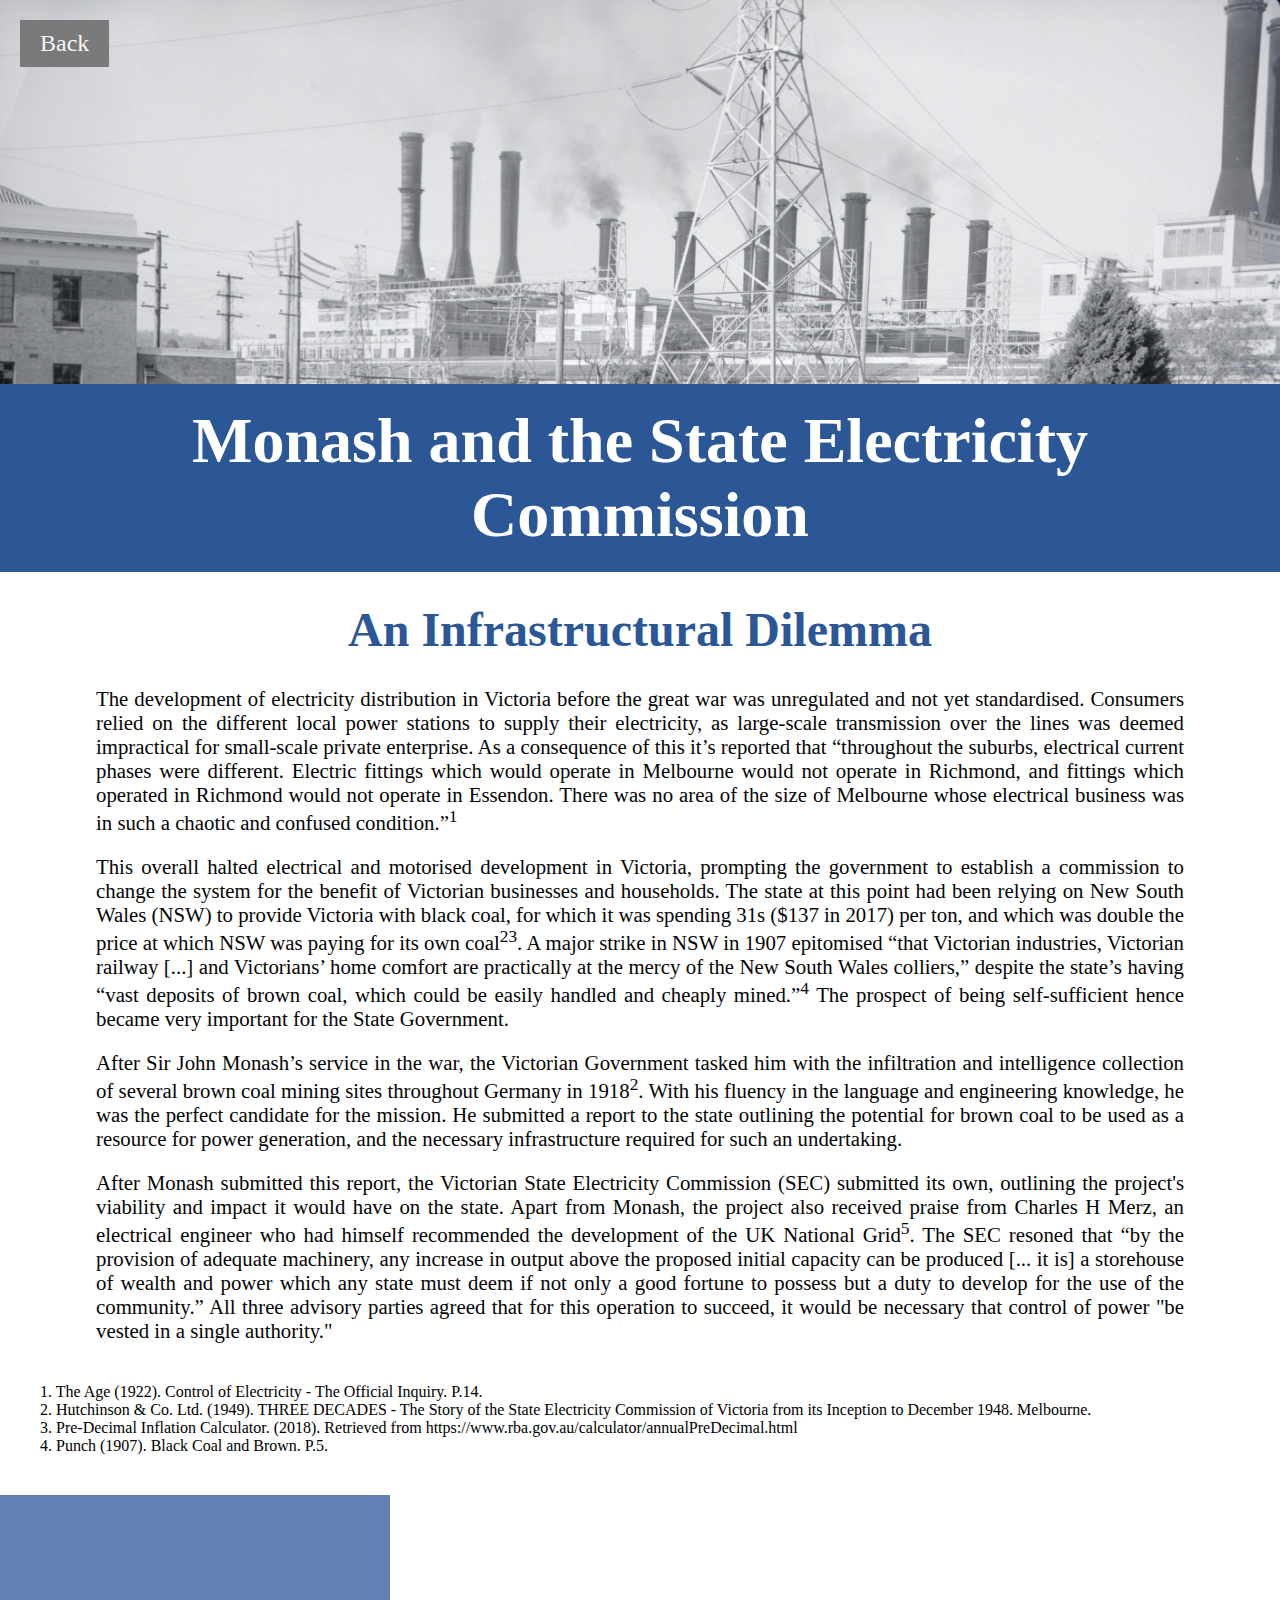
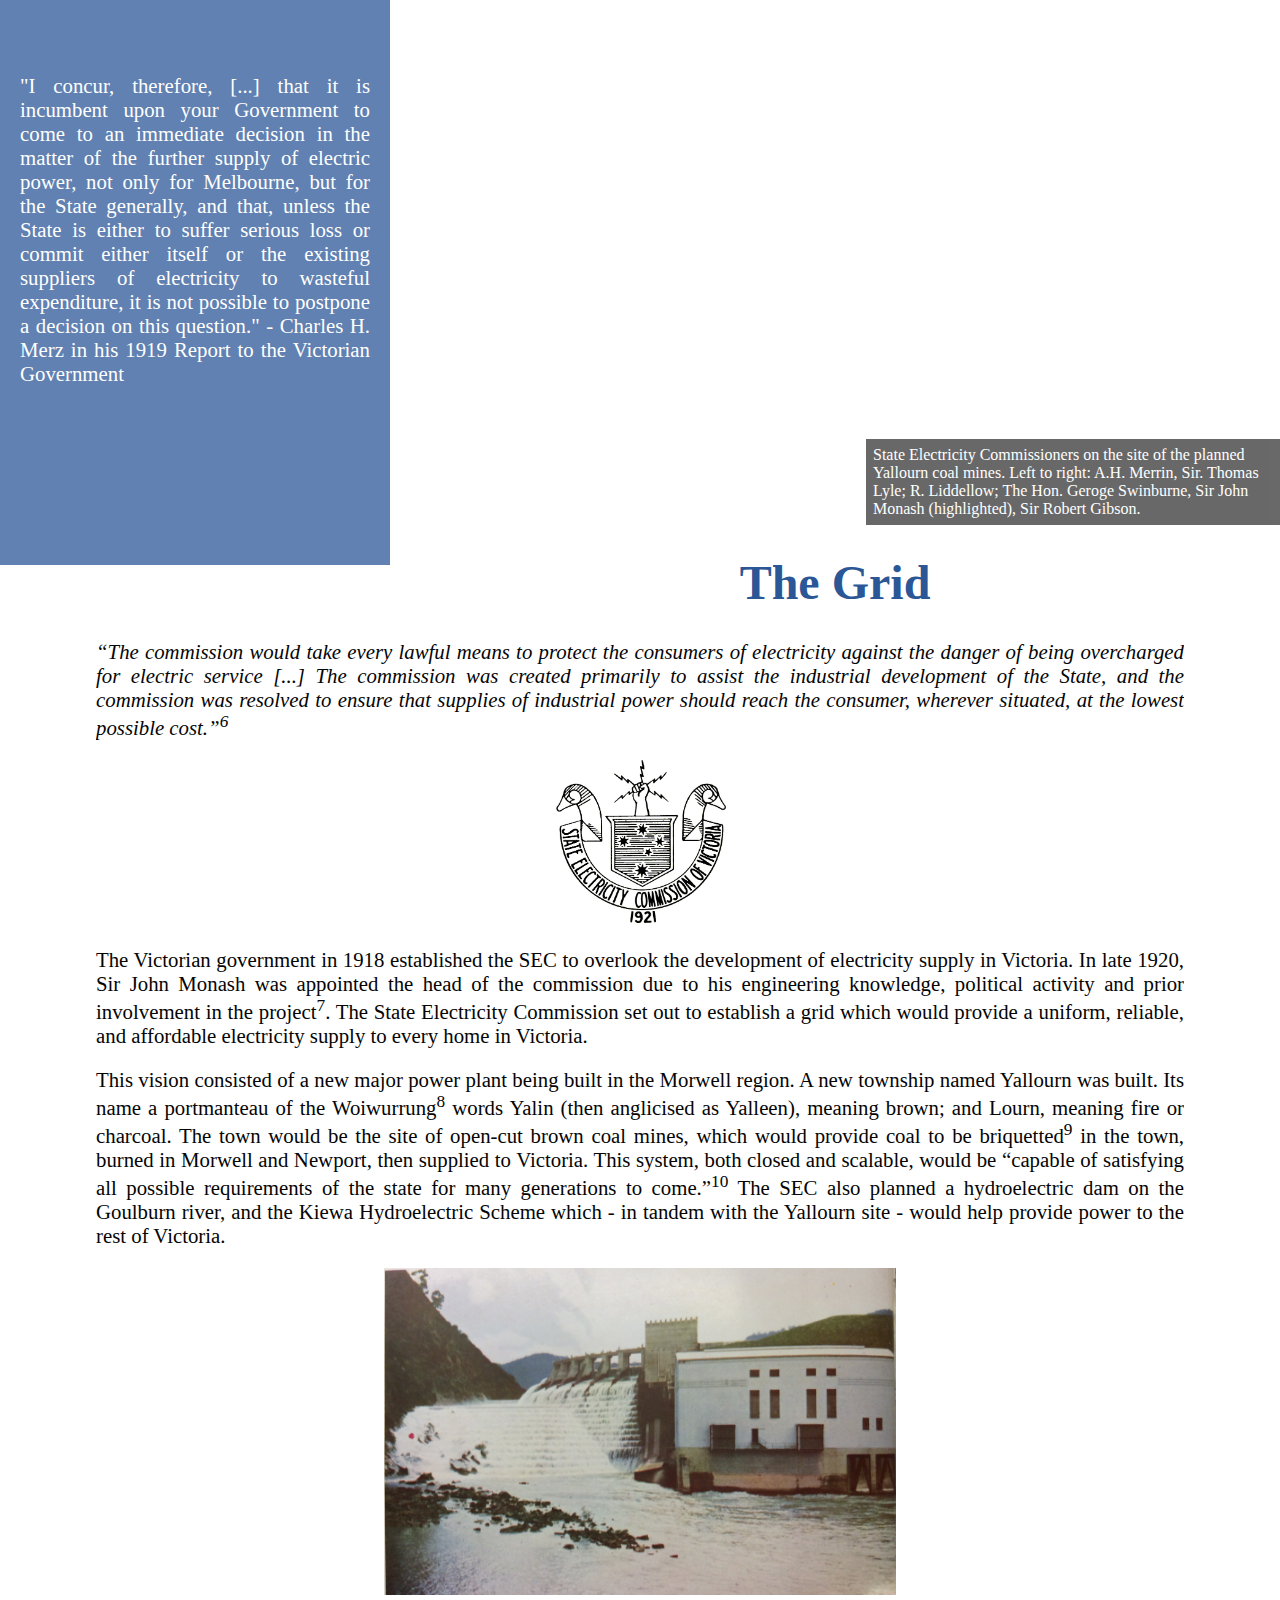
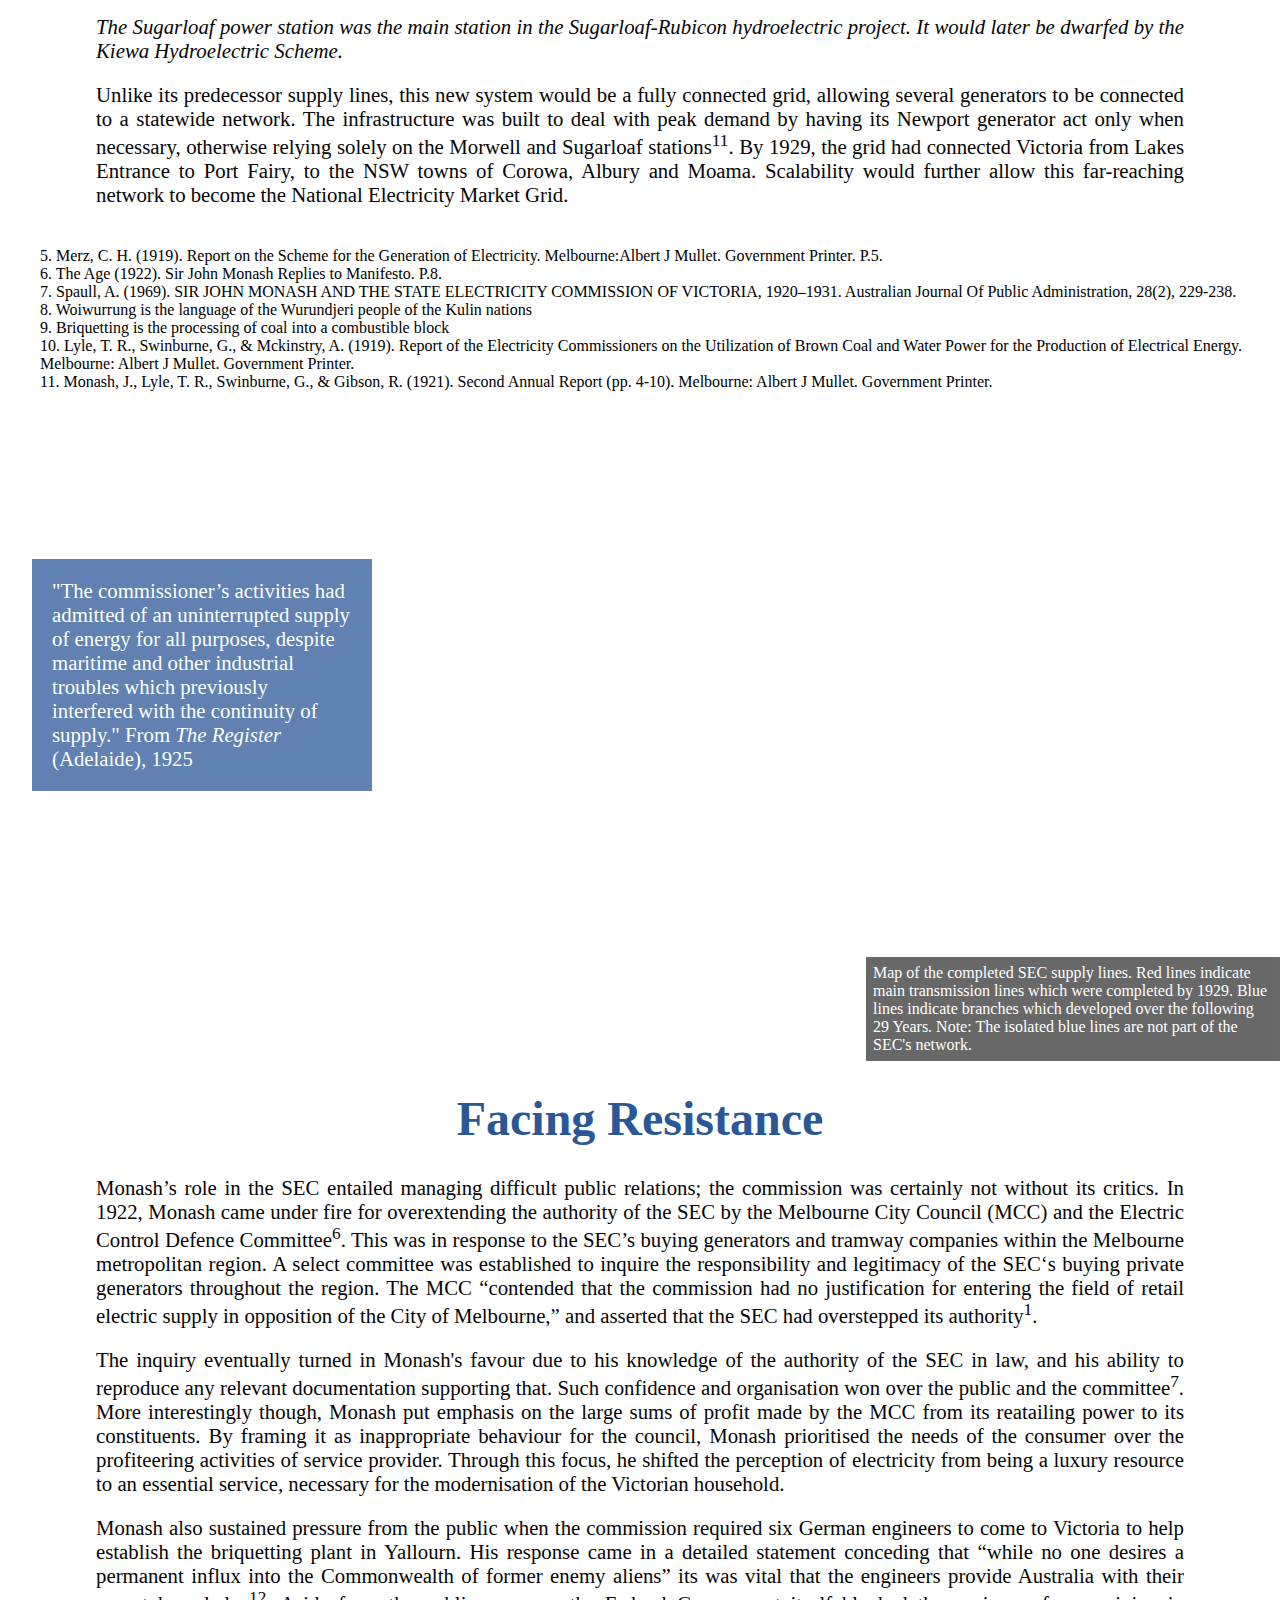
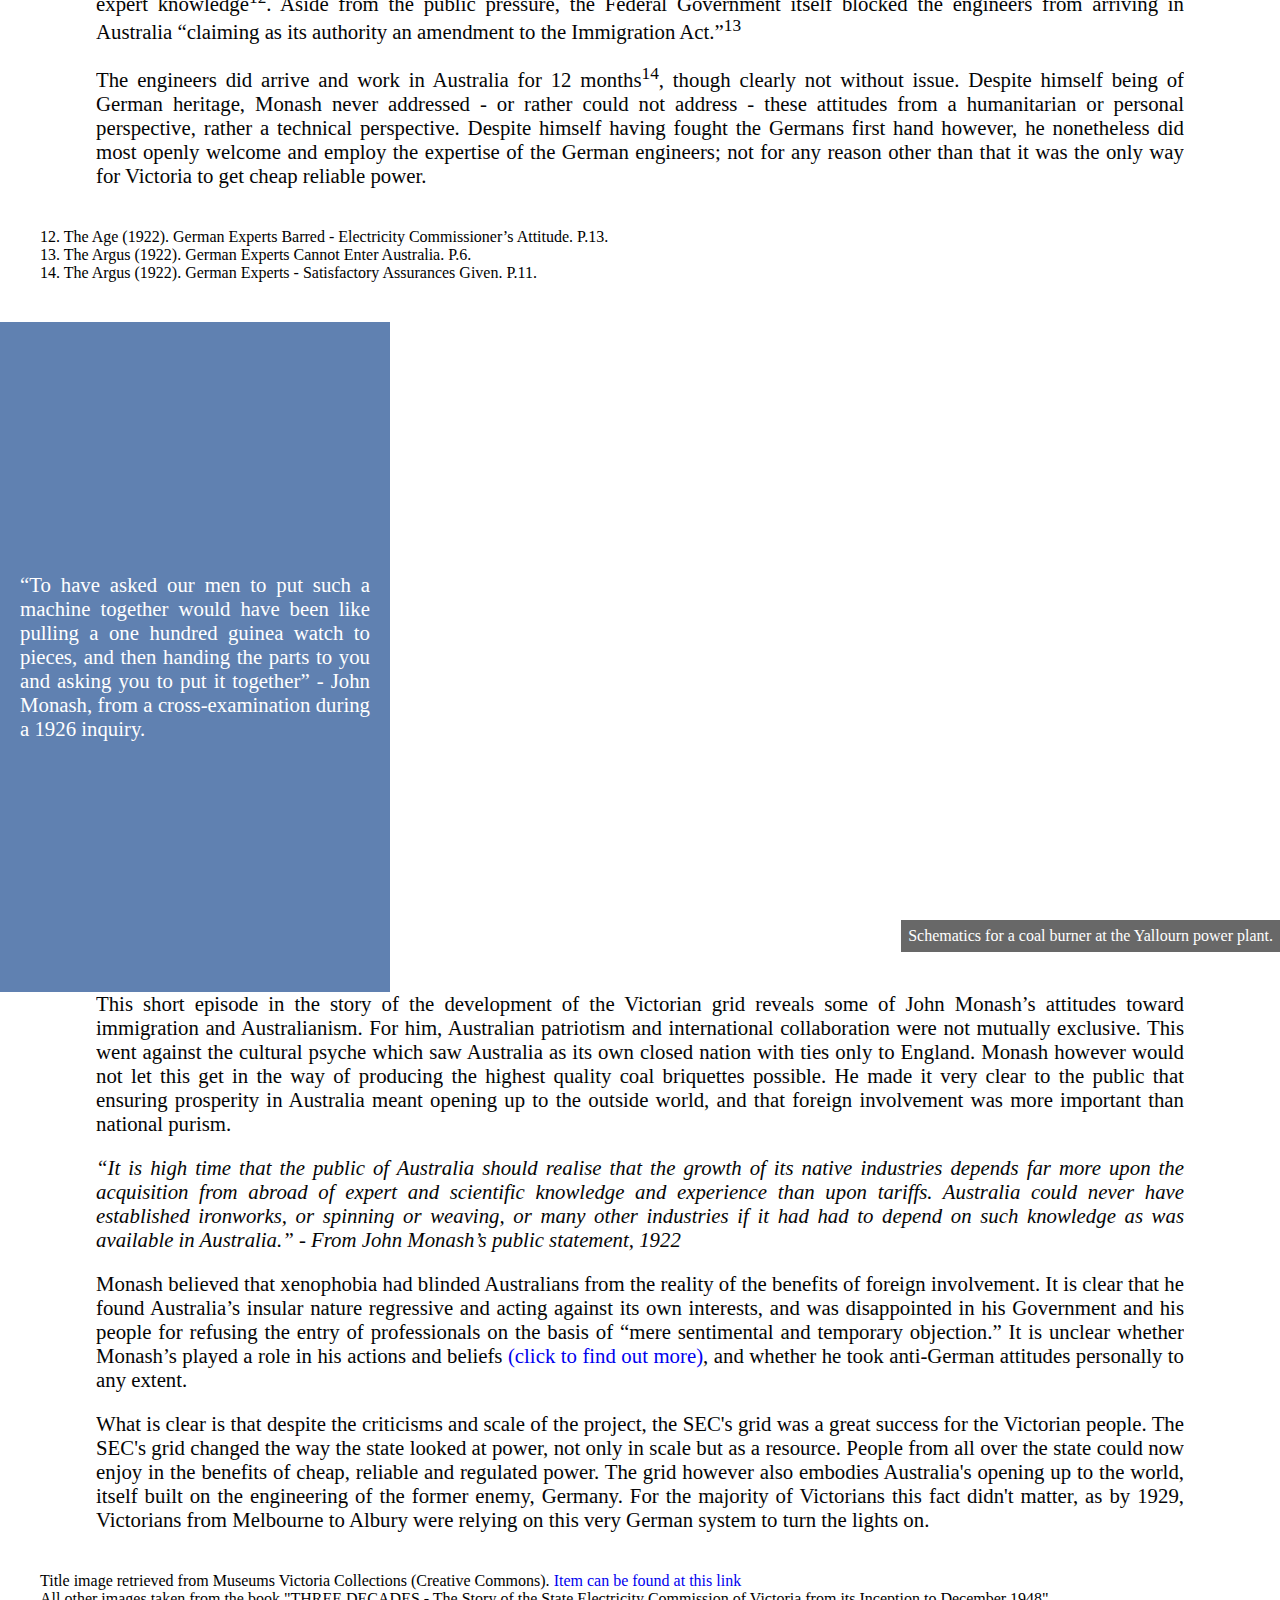
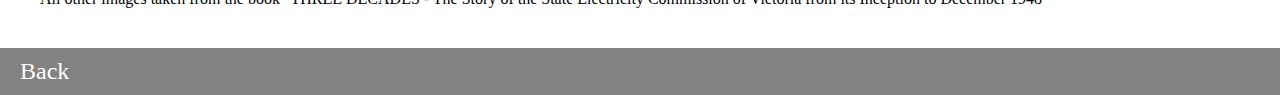
<file: sec.html>
<html>
<head>
	<title>The Commissioner</title>
	<meta charset="UTF-8">
	<meta name="viewport" content="width=device-width, initial-scale=1.0">
	<link rel="stylesheet" type="text/css" href="jm_01.css">
</head>
	<body>
		<a href="index.html">
			<div style="position: absolute; font-size: 1.5em; left: 20; top: 20; padding: 10 20; color: white; background-color: rgb(100,100,100); opacity: 0.8">
				Back
			</div>
		</a>
		<div class="special" id="sec"></div>
		<h1>
			<div>Monash and the State Electricity Commission</div>
		</h1>
		<h2>
			An Infrastructural Dilemma
		</h2>
		<p>
			The development of electricity distribution in Victoria before the great war was unregulated and not yet standardised. Consumers relied on the different local power stations to supply their electricity, as large-scale transmission over the lines was deemed impractical for small-scale private enterprise. As a consequence of this it’s reported that “throughout the suburbs, electrical current phases were different. Electric fittings which would operate in Melbourne would not operate in Richmond, and fittings which operated in Richmond would not operate in Essendon. There was no area of the size of Melbourne whose electrical business was in such a chaotic and confused condition.”<sup>1</sup>
		</p>
		<p>
			This overall halted electrical and motorised development in Victoria, prompting the government to establish a commission to change the system for the benefit of Victorian businesses and households. The state at this point had been relying on New South Wales (NSW) to provide Victoria with black coal, for which it was spending 31s ($137 in 2017) per ton, and which was double the price at which NSW was paying for its own coal<sup>23</sup>. A major strike in NSW in 1907 epitomised “that Victorian industries, Victorian railway [...] and Victorians’ home comfort are practically at the mercy of the New South Wales colliers,” despite the state’s having “vast deposits of brown coal, which could be easily handled and cheaply mined.”<sup>4</sup> The prospect of being self-sufficient hence became very important for the State Government.
		</p>
		<p>
			After Sir John Monash’s service in the war, the Victorian Government tasked him with the infiltration and intelligence collection of several brown coal mining sites throughout Germany in 1918<sup>2</sup>. With his fluency in the language and engineering knowledge, he was the perfect candidate for the mission. He submitted a report to the state outlining the potential for brown coal to be used as a resource for power generation, and the necessary infrastructure required for such an undertaking.
		</p>
		<p>
    		After Monash submitted this report, the Victorian State Electricity Commission (SEC) submitted its own, outlining the project's viability and impact it would have on the state. Apart from Monash, the project also received praise from Charles H Merz, an electrical engineer who had himself recommended the development of the UK National Grid<sup>5</sup>. The SEC resoned that “by the provision of adequate machinery, any increase in output above the proposed initial capacity can be produced [... it is] a storehouse of wealth and power which any state must deem if not only a good fortune to possess but a duty to develop for the use of the community.” All three advisory parties agreed that for this operation to succeed, it would be necessary that control of power "be vested in a single authority."
    	</p>
    	<p id="footnote">
    		<ul style="list-style-type:none">
	    		<li>1. The Age (1922). Control of Electricity - The Official Inquiry. P.14.</li>
				<li>2. Hutchinson & Co. Ltd. (1949). THREE DECADES - The Story of the State Electricity Commission of Victoria from its Inception to December 1948. Melbourne.</li>
				<li>3. Pre-Decimal Inflation Calculator. (2018). Retrieved from https://www.rba.gov.au/calculator/annualPreDecimal.html</li>
				<li>4. Punch (1907). Black Coal and Brown. P.5.</li>
			</ul>
    	</p>
		<div class="stationary" id="company">
			<div class="comment-box">
				<div class="comment">
					"I concur, therefore, [...] that it is incumbent upon your Government to come to an immediate decision in the matter of the further supply of electric power, not only for Melbourne, but for the State generally, and that, unless the State is either to suffer serious loss or commit either itself or the existing suppliers of electricity to wasteful expenditure, it is not possible to postpone a decision on this question." - Charles H. Merz in his 1919 Report to the Victorian Government
				</div>
			</div>
			<div class="caption">
				State Electricity Commissioners on the site of the planned Yallourn coal mines. Left to right: A.H. Merrin, Sir. Thomas Lyle; R. Liddellow; The Hon. Geroge Swinburne, Sir John Monash (highlighted), Sir Robert Gibson.
			</div>
		</div>
	    <h2>The Grid</h2>
		<p>
			<i>
	    “The commission would take every lawful means to protect the consumers of electricity against the danger of being overcharged for electric service [...] The commission was created primarily to assist the industrial development of the State, and the commission was resolved to ensure that supplies of industrial power should reach the consumer, wherever situated, at the lowest possible cost.”<sup>6</sup>
			</i>
		</p>
		<img src="SEClogo.JPG" alt="SEC Logo" style="width: 20%; max-width: 175px; margin-left: auto; margin-right: auto;">
	    <p>
	        The Victorian government in 1918 established the SEC to overlook the development of electricity supply in Victoria. In late 1920, Sir John Monash was appointed the head of the commission due to his engineering knowledge, political activity and prior involvement in the project<sup>7</sup>. The State Electricity Commission set out to establish a grid which would provide a uniform, reliable, and affordable electricity supply to every home in Victoria.
	    </p>
	    <p>
	        This vision consisted of a new major power plant being built in the Morwell region. A new township named Yallourn was built. Its name a portmanteau of the Woiwurrung<sup>8</sup> words Yalin (then anglicised as Yalleen), meaning brown; and Lourn, meaning fire or charcoal. The town would be the site of open-cut brown coal mines, which would provide coal to be briquetted<sup>9</sup> in the town, burned in Morwell and Newport, then supplied to Victoria. This system, both closed and scalable, would be “capable of satisfying all possible requirements of the state for many generations to come.”<sup>10</sup> The SEC also planned a hydroelectric dam on the Goulburn river, and the Kiewa Hydroelectric Scheme which - in tandem with the Yallourn site - would help provide power to the rest of Victoria.
	    </p>
	    <img src="damn.JPG" alt="Sugarloaf dam was part of the new Victorian grid" style="width: 40%; margin-left: auto; margin-right: auto;">
	    <p>
	    	<i>
	        	The Sugarloaf power station was the main station in the Sugarloaf-Rubicon hydroelectric project. It would later be dwarfed by the Kiewa Hydroelectric Scheme.
	    	</i>
	    </p>
		<p>
			Unlike its predecessor supply lines, this new system would be a fully connected grid, allowing several generators to be connected to a statewide network. The infrastructure was built to deal with peak demand by having its Newport generator act only when necessary, otherwise relying solely on the Morwell and Sugarloaf stations<sup>11</sup>. By 1929, the grid had connected Victoria from Lakes Entrance to Port Fairy, to the NSW towns of Corowa, Albury and Moama. Scalability would further allow this far-reaching network to become the National Electricity Market Grid.
		</p>
		<p id="footnote">
    		<ul style="list-style-type:none">
	    		<li>5. Merz, C. H. (1919). Report on the Scheme for the Generation of Electricity.  Melbourne:Albert J Mullet. Government Printer. P.5.</li>
				<li>6. The Age (1922). Sir John Monash Replies to Manifesto. P.8.</li>
				<li>7. Spaull, A. (1969). SIR JOHN MONASH AND THE STATE ELECTRICITY COMMISSION OF VICTORIA, 1920–1931. Australian Journal Of Public Administration, 28(2), 229-238.</li>
				<li>8. Woiwurrung is the language of the Wurundjeri people of the Kulin nations</li>
				<li>9. Briquetting is the processing of coal into a combustible block</li>
				<li>10. Lyle, T. R., Swinburne, G., & Mckinstry, A. (1919). Report of the Electricity Commissioners on the Utilization of Brown Coal and Water Power for the Production of Electrical Energy. Melbourne: Albert J Mullet. Government Printer.</li>
				<li>11. Monash, J., Lyle, T. R., Swinburne, G., & Gibson, R. (1921). Second Annual Report (pp. 4-10). Melbourne: Albert J Mullet. Government Printer.</li>
			</ul>
    	</p>
		<div class="stationary" id="map">
			<div class="box">
				"The commissioner’s activities had admitted of an uninterrupted supply of energy for all purposes, despite maritime and other industrial troubles which previously interfered with the continuity of supply." From <i>The Register</i> (Adelaide), 1925
			</div>
			<div class="caption">
				Map of the completed SEC supply lines. Red lines indicate main transmission lines which were completed by 1929. Blue lines indicate branches which developed over the following 29 Years. Note: The isolated blue lines are not part of the SEC's network.
			</div>
		</div>
	    <h2>
	    	Facing Resistance
	    </h2>
		<p>
			Monash’s role in the SEC entailed managing difficult public relations; the commission was certainly not without its critics. In 1922, Monash came under fire for overextending the authority of the SEC by the Melbourne City Council (MCC) and the Electric Control Defence Committee<sup>6</sup>. This was in response to the SEC’s buying generators and tramway companies within the Melbourne metropolitan region. A select committee was established to inquire the responsibility and legitimacy of the SEC‘s buying private generators throughout the region. The MCC “contended that the commission had no justification for entering the field of retail electric supply in opposition of the City of Melbourne,” and asserted that the SEC had overstepped its authority<sup>1</sup>.
		</p>
		<p>
			The inquiry eventually turned in Monash's favour due to his knowledge of the authority of the SEC in law, and his ability to reproduce any relevant documentation supporting that. Such confidence and organisation won over the public and the committee<sup>7</sup>. More interestingly though, Monash put emphasis on the large sums of profit made by the MCC from its reatailing power to its constituents. By framing it as inappropriate behaviour for the council, Monash prioritised the needs of the consumer over the profiteering activities of service provider. Through this focus, he shifted the perception of electricity from being a luxury resource to an essential service, necessary for the modernisation of the Victorian household.
		</p>
		<p>
			Monash also sustained pressure from the public when the commission required six German engineers to come to Victoria to help establish the briquetting plant in Yallourn. His response came in a detailed statement conceding that “while no one desires a permanent influx into the Commonwealth of former enemy aliens” its was vital that the engineers provide Australia with their expert knowledge<sup>12</sup>. Aside from the public pressure, the Federal Government itself blocked the engineers from arriving in Australia “claiming as its authority an amendment to the Immigration Act.”<sup>13</sup>
		</p>
		<p>
	        The engineers did arrive and work in Australia for 12 months<sup>14</sup>, though clearly not without issue. Despite himself being of German heritage, Monash never addressed - or rather could not address - these attitudes from a humanitarian or personal perspective, rather a technical perspective. Despite himself having fought the Germans first hand however, he nonetheless did most openly welcome and employ the expertise of the German engineers; not for any reason other than that it was the only way for Victoria to get cheap reliable power.
	    </p>
	    <p id="footnote">
    		<ul style="list-style-type:none">
	    		<li>12. The Age (1922). German Experts Barred - Electricity Commissioner’s Attitude. P.13.</li>
				<li>13. The Argus (1922). German Experts Cannot Enter Australia. P.6.</li>
				<li>14. The Argus (1922). German Experts - Satisfactory Assurances Given. P.11.</li>
			</ul>
    	</p>
		<div class="stationary" id="fire">
			<div class="comment-box">
				<div class="comment">
					“To have asked our men to put such a machine together would have been like pulling a one hundred guinea watch to pieces, and then handing the parts to you and asking you to put it together” - John Monash, from a cross-examination during a 1926 inquiry.
				</div>
			</div>
				<div class="caption">
					Schematics for a coal burner at the Yallourn power plant.
				</div>
		</div>
	    <p>
	        This short episode in the story of the development of the Victorian grid reveals some of John Monash’s attitudes toward immigration and Australianism. For him, Australian patriotism and international collaboration were not mutually exclusive. This went against the cultural psyche which saw Australia as its own closed nation with ties only to England. Monash however would not let this get in the way of producing the highest quality coal briquettes possible. He made it very clear to the public that ensuring prosperity in Australia meant opening up to the outside world, and that foreign involvement was more important than national purism.
	    </p>
	    <p>
	        <i>
	        	“It is high time that the public of Australia should realise that the growth of its native industries depends far more upon the acquisition from abroad of expert and scientific knowledge and experience than upon tariffs. Australia could never have established ironworks, or spinning or weaving, or many other industries if it had had to depend on such knowledge as was available in Australia.” - From John Monash’s public statement, 1922
	        </i>
	    </p>
	    <p>
	      	Monash believed that xenophobia had blinded Australians from the reality of the benefits of foreign involvement. It is clear that he found Australia’s insular nature regressive and acting against its own interests, and was disappointed in his Government and his people for refusing the entry of professionals on the basis of “mere sentimental and temporary objection.” It is unclear whether Monash’s played a role in his actions and beliefs <a href="essay01.html">(click to find out more)</a>, and whether he took anti-German attitudes personally to any extent. 
	    <p>
				What is clear is that despite the criticisms and scale of the project, the SEC's grid was a great success for the Victorian people. The SEC's grid changed the way the state looked at power, not only in scale but as a resource. People from all over the state could now enjoy in the benefits of cheap, reliable and regulated power. The grid however also embodies Australia's opening up to the world, itself built on the engineering of the former enemy, Germany. For the majority of Victorians this fact didn't matter, as by 1929, Victorians from Melbourne to Albury were relying on this very German system to turn the lights on. 
			</p>
	    <p id="footnote">
	    	<ul style="list-style-type:none">
	    		<li>Title image retrieved from Museums Victoria Collections (Creative Commons). <a href="https://collections.museumvictoria.com.au/items/761882" target="_blank"> Item can be found at this link</a></li>
	    		<li>All other images taken from the book "THREE DECADES - The Story of the State Electricity Commission of Victoria from its Inception to December 1948"</li>
	    	</ul>
	    </p>
	    <a href="index.html">
				<div style="font-size: 1.5em; left: 20; bottom: 20; padding: 10 20; color: white; background-color: rgb(100,100,100); opacity: 0.8; z-index: 1;">
				Back
				</div>
			</a>
	</body>
</html>
</file>
<file: jm_01.css>
body {
	font-family: Garamond, Georgia, serif;
	width: 100%;
	margin: 0;
	padding: 0;
	--tone: rgb(43, 87, 151);
	--dark: rgb(5, 5, 5);
	--light: rgb(209, 209, 209);
	--textsize: 1.3em;

}

h1 {
	text-align: center;
	margin: 0 auto;
	padding: 20 10vw;
	font-size: 4em;
	color: white;
	background-color: var(--tone);
}

@media only screen and (max-width: 1000px) {
	h1 {
		font-size: 3em
	}
	
}
h2 {
	text-align: center;
	margin: 30 auto;
	font-size: 3em;
	color: var(--tone);
	background-color: white;
}
p {
	width: 85%;
	max-width: 1400px;
	color: var(--dark);
	background-color: white;
	font-size: var(--textsize);
	text-align: justify;
	margin: 20 auto;
	overflow: hidden;
}
p #footnote {font-size: 0.7}

a {
	text-decoration: none;
}
a:visited {
	text-decoration: none; 
}

img {
    display: block;
}

.box {
	width: 300px;
	margin: 10% 2.5vw 0;
	padding: 20px;
	text-align: left;
	font-size: var(--textsize);
	color: white;
	background-color: var(--tone);
	opacity: 0.75;
	float: left;
}

.comment-box {
	width: 350px;
	height: 100%;
	padding: 20px;
	text-align: justify;
	font-size: var(--textsize);
	color: white;
	background-color: var(--tone);
	opacity: 0.75;
	float: left;
	display: table;
}
.comment {
	display: table-cell;
	vertical-align: middle;
}

.caption {
	position: absolute;
	bottom: 0;
	right: 0;
	width: auto;
	max-width: 400;
	padding: 7px;
	background-color: var(--dark);
	color: white;
	font-size: 1em;
	opacity: 0.6;
}

.quote {
	width: 60%;
	max-width: 1400px;
	color: var(--dark);
	background-color: white;
	font-size: 1.7em;
	text-align: justify;
	margin: 20 auto;
	overflow: hidden;
}

.timeline {
	padding: 20 20 20 80;
	color: var(--dark);
	font-size: var(--textsize);
	position: relative;
}

.timelinelink {
	width: auto;
	padding: 20 20 20 80;
	color: var(--dark);
	font-weight: bold;
	font-size: var(--textsize);
	position: relative;
	-webkit-transition: background-color 0.3s ease-out;
 	-moz-transition: background-color 0.3s ease-out;
  	-o-transition: background-color 0.3s ease-out;
  	transition: background-color 0.3s ease-out;
}

.timelinelink:hover {
  	background-color: rgb(235, 235, 235);
 	cursor: pointer;
}

.timelinenull {
	width: auto;
	padding: 20 20 20 80;
	color: var(--dark);
	font-size: var(--textsize);
	position: relative;
}
.liner {
	left: 30px;
	top: 0;
	height: 100%;
	width: 16px;
	background-color: var(--tone);
	vertical-align: middle;
	float: left;
	display: inline-block;
	position: absolute;
}
.linerstart {
	left: 30px;
	bottom: 0;
	height: 50%;
	width: 16px;
	background-color: var(--tone);
	vertical-align: middle;
	float: left;
	display: inline-block;
	position: absolute;
}
.linerend {
	left: 30px;
	top: 0;
	height: 50%;
	width: 16px;
	background-color: var(--tone);
	vertical-align: middle;
	float: left;
	display: inline-block;
	position: absolute;
}
.dot {
	left:18px;
	top: 45%;
    width: 40px;
    height: 40px;
    border-radius: 50px;
    background: var(--tone);
    display: inline-block;
    position: absolute;
}

.stationary {
    height: 70%;
    position: relative;
    background-attachment: fixed;
    background-position: center;
    background-repeat: no-repeat;
    background-size: cover;
}

.special {
	width: 100%;
	height: 30vw;
    background-attachment: fixed;
    background-position: top;
    background-repeat: no-repeat;
    background-size: 100vw auto;
}

/* Image data and other stuff that's not important */

#bigboy {background-image: url("JOHMO.jpg");}
#uniform {background-image: url("army.jpg");}
#battle {background-image: url("hamel.jpg")}
#mapl {background-image: url("maplines.png")}
#mapr {background-image: url("soldiers.png");}
#sec {background-image: url("SEC.jpg")}
#ext {background-image: url("ext1.png");}

#news {background-image: url("newspaper.png")}
#company {background-image: url("monashandfriends.JPG");}
#fire {background-image: url("machine.jpg")}
#map {background-image: url("victoria.JPG")}
#teen {background-image: url("teenage.png");}
#rawxd {background-image: url("Rawlinson.jpg");}
#corp {background-image: url("johnmonandco.jpg");}
#fun {background-image: url("funeral.png");}
#think {background-image: url("johnstat.JPG");}
</file>
